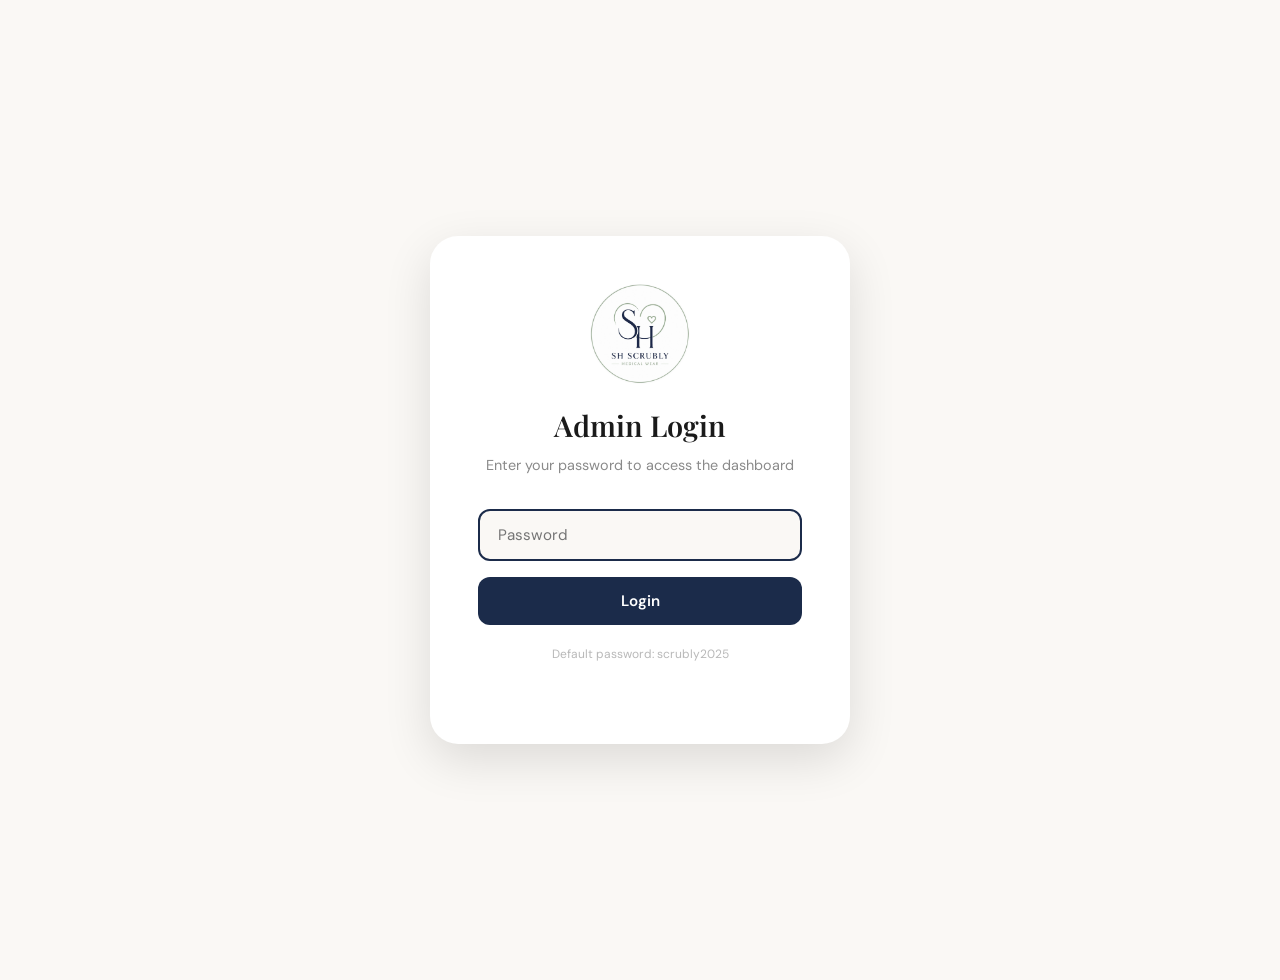
<file: admin.html>
<!DOCTYPE html>
<html lang="en">
<head>
  <meta charset="UTF-8">
  <meta name="viewport" content="width=device-width, initial-scale=1.0">
  <meta name="robots" content="noindex, nofollow">
  <title>Admin Dashboard — SH scrubly</title>
  <link rel="preconnect" href="https://fonts.googleapis.com">
  <link rel="preconnect" href="https://fonts.gstatic.com" crossorigin>
  <link href="https://fonts.googleapis.com/css2?family=DM+Sans:ital,opsz,wght@0,9..40,300;0,9..40,400;0,9..40,500;0,9..40,600;0,9..40,700&family=Playfair+Display:wght@400;600;700&display=swap" rel="stylesheet">
  <link rel="stylesheet" href="style.css">
  <style>
    .admin-page { min-height: 100vh; background: var(--bg); padding: 40px 20px; }
    #admin-gate { display: flex; align-items: center; justify-content: center; min-height: 100vh; }
    .admin-login-box { background: var(--card); padding: 48px; border-radius: var(--radius-xl); box-shadow: var(--shadow-xl); max-width: 420px; width: 100%; text-align: center; }
    .admin-login-box img { width: 100px; height: 100px; margin: 0 auto 24px; border-radius: 50%; }
    .admin-login-box h2 { margin-bottom: 12px; font-size: 1.8rem; }
    .admin-login-box p { color: var(--text-muted); margin-bottom: 32px; font-size: 0.9rem; }
    .admin-login-box input { width: 100%; padding: 14px 18px; border: 2px solid var(--border); border-radius: var(--radius-md); font-size: 0.95rem; margin-bottom: 16px; outline: none; background: var(--bg); }
    .admin-login-box input:focus { border-color: var(--primary); }
    .admin-login-box button { width: 100%; padding: 14px; background: var(--primary); color: #fff; border: none; border-radius: var(--radius-md); font-size: 0.95rem; font-weight: 600; cursor: pointer; transition: all var(--transition); }
    .admin-login-box button:hover { background: var(--primary-light); transform: translateY(-2px); }
    #admin-dashboard { display: none; }
    .admin-header { background: var(--card); padding: 24px 32px; border-radius: var(--radius-lg); box-shadow: var(--shadow-sm); margin-bottom: 32px; display: flex; justify-content: space-between; align-items: center; flex-wrap: wrap; gap: 20px; }
    .admin-header h1 { font-size: 1.8rem; display: flex; align-items: center; gap: 14px; }
    .admin-header h1 img { width: 50px; height: 50px; border-radius: 50%; }
    .admin-actions { display: flex; gap: 12px; flex-wrap: wrap; }
    .admin-tabs { display: flex; gap: 12px; background: var(--card); padding: 12px; border-radius: var(--radius-lg); box-shadow: var(--shadow-sm); margin-bottom: 24px; flex-wrap: wrap; }
    .admin-tab-btn { padding: 12px 24px; border-radius: var(--radius-md); background: transparent; border: none; font-size: 0.9rem; font-weight: 600; color: var(--text-light); cursor: pointer; transition: all var(--transition); }
    .admin-tab-btn.active { background: var(--primary); color: #fff; }
    .admin-tab-content { display: none; }
    .admin-tab-content.active { display: block; }
    .admin-table-container { background: var(--card); border-radius: var(--radius-lg); box-shadow: var(--shadow-sm); overflow: hidden; }
    .admin-table { width: 100%; border-collapse: collapse; }
    .admin-table thead { background: var(--bg-warm); }
    .admin-table th { padding: 16px; text-align: left; font-size: 0.8rem; font-weight: 700; text-transform: uppercase; letter-spacing: 1px; color: var(--text-muted); border-bottom: 2px solid var(--border); }
    .admin-table td { padding: 16px; border-bottom: 1px solid var(--border); font-size: 0.9rem; }
    .admin-table tbody tr:hover { background: var(--bg); }
    .admin-empty { text-align: center; padding: 80px 20px; color: var(--text-muted); }
    
    /* Product Modal */
    #product-modal { position: fixed; inset: 0; z-index: 10000; background: rgba(0,0,0,0.7); backdrop-filter: blur(8px); display: none; align-items: center; justify-content: center; padding: 20px; }
    #product-modal.open { display: flex; }
    .product-modal-content { background: var(--card); border-radius: var(--radius-xl); max-width: 700px; width: 100%; max-height: 90vh; overflow-y: auto; box-shadow: var(--shadow-xl); }
    .product-modal-header { padding: 24px; border-bottom: 1px solid var(--border); display: flex; justify-content: space-between; align-items: center; }
    .product-modal-body { padding: 28px; }
    .product-form-grid { display: grid; grid-template-columns: 1fr 1fr; gap: 20px; }
    .product-form-full { grid-column: 1 / -1; }
    .product-colors-header { display: flex; justify-content: space-between; align-items: center; margin-bottom: 12px; }
    .product-sizes-grid { display: grid; grid-template-columns: repeat(auto-fill, minmax(80px, 1fr)); gap: 10px; }
    .size-checkbox-label { display: flex; align-items: center; padding: 10px 14px; border: 2px solid var(--border); border-radius: var(--radius-sm); cursor: pointer; transition: all var(--transition); background: var(--bg); }
    .size-checkbox-label:hover { border-color: var(--primary); }
    .size-checkbox-label input { margin-right: 8px; }
    .size-checkbox-label input:checked + span { color: var(--primary); font-weight: 600; }
  </style>
</head>
<body class="admin-page">

  <!-- Login Gate -->
  <div id="admin-gate">
    <div class="admin-login-box">
      <img src="logo.jpg" alt="SH scrubly">
      <h2>Admin Login</h2>
      <p>Enter your password to access the dashboard</p>
      <form onsubmit="event.preventDefault(); const pw = this.querySelector('input').value; if(pw === getAdminPassword()) { sessionStorage.setItem('sh_admin_auth', 'true'); document.getElementById('admin-gate').style.display = 'none'; document.getElementById('admin-dashboard').style.display = 'block'; initAdmin(); } else { showToast('Incorrect password', 'error'); }">
        <input type="password" placeholder="Password" required autofocus>
        <button type="submit">Login</button>
      </form>
      <p style="margin-top: 20px; font-size: 0.75rem; opacity: 0.6;">Default password: scrubly2025</p>
    </div>
  </div>

  <!-- Dashboard -->
  <div id="admin-dashboard">
    <div class="container" style="max-width: 1400px;">
      
      <!-- Header -->
      <div class="admin-header">
        <h1>
          <img src="logo.jpg" alt="SH scrubly">
          <span>Admin Dashboard</span>
        </h1>
        <div class="admin-actions">
          <button class="btn btn-primary" onclick="openProductModal()">+ Add Product</button>
          <button class="btn btn-outline" onclick="if(confirm('Change admin password?')) { const newPw = prompt('Enter new password:'); if(newPw) { setAdminPassword(newPw); showToast('Password changed successfully'); } }">Change Password</button>
          <button class="btn btn-outline" onclick="sessionStorage.removeItem('sh_admin_auth'); location.reload()">Logout</button>
        </div>
      </div>

      <!-- Stats -->
      <div id="admin-stats-container"></div>

      <!-- Tabs -->
      <div class="admin-tabs">
        <button class="admin-tab-btn active" onclick="switchAdminTab('products')">Products</button>
        <button class="admin-tab-btn" onclick="switchAdminTab('orders')">Orders</button>
      </div>

      <!-- Products Tab -->
      <div id="tab-products" class="admin-tab-content active">
        <div class="admin-table-container">
          <table class="admin-table">
            <thead>
              <tr>
                <th>ID</th>
                <th>Image</th>
                <th>Name</th>
                <th>Category</th>
                <th>Gender</th>
                <th>Price</th>
                <th>Actions</th>
              </tr>
            </thead>
            <tbody id="admin-products-tbody"></tbody>
          </table>
        </div>
      </div>

      <!-- Orders Tab -->
      <div id="tab-orders" class="admin-tab-content">
        <div class="admin-table-container">
          <table class="admin-table">
            <thead>
              <tr>
                <th>Order ID</th>
                <th>Date</th>
                <th>Customer</th>
                <th>Items</th>
                <th>Total</th>
                <th>Status</th>
              </tr>
            </thead>
            <tbody id="admin-orders-tbody"></tbody>
          </table>
        </div>
      </div>

    </div>
  </div>

  <!-- Product Modal -->
  <div id="product-modal">
    <div class="product-modal-content">
      <div class="product-modal-header">
        <h3>Add / Edit Product</h3>
        <button class="cart-close" onclick="closeProductModal()">&times;</button>
      </div>
      <div class="product-modal-body">
        <form id="product-form" onsubmit="submitProductForm(event)">
          <div class="product-form-grid">
            <div class="form-group">
              <label>Product Name *</label>
              <input type="text" name="name" placeholder="Classic Scrub Top" required style="width:100%;padding:12px 16px;border:2px solid var(--border);border-radius:var(--radius-sm);font-size:0.9rem;outline:none;background:var(--bg);">
            </div>
            <div class="form-group">
              <label>Price (EGP) *</label>
              <input type="number" name="price" placeholder="299.00" step="0.01" min="0" required style="width:100%;padding:12px 16px;border:2px solid var(--border);border-radius:var(--radius-sm);font-size:0.9rem;outline:none;background:var(--bg);">
            </div>
            <div class="form-group">
              <label>Category *</label>
              <select name="category" required style="width:100%;padding:12px 16px;border:2px solid var(--border);border-radius:var(--radius-sm);font-size:0.9rem;outline:none;background:var(--bg);cursor:pointer;">
                <option value="scrubs">Scrubs</option>
                <option value="Lab Coats">Lab Coats</option>
              </select>
            </div>
            <div class="form-group">
              <label>Gender *</label>
              <select name="sub" required style="width:100%;padding:12px 16px;border:2px solid var(--border);border-radius:var(--radius-sm);font-size:0.9rem;outline:none;background:var(--bg);cursor:pointer;">
                <option value="women">Women</option>
                <option value="men">Men</option>
              </select>
            </div>
          </div>
          
          <div class="product-form-full form-group" style="margin-top:20px;">
            <label>Description</label>
            <textarea name="desc" placeholder="Premium quality scrubs made from breathable fabric..." rows="3" style="width:100%;padding:12px 16px;border:2px solid var(--border);border-radius:var(--radius-sm);font-size:0.9rem;outline:none;background:var(--bg);resize:vertical;font-family:inherit;"></textarea>
          </div>
          
          <div class="product-form-full form-group" style="margin-top:20px;">
            <label>Image URL</label>
            <input type="url" id="final-image-value" placeholder="https://images.unsplash.com/photo-..." style="width:100%;padding:12px 16px;border:2px solid var(--border);border-radius:var(--radius-sm);font-size:0.9rem;outline:none;background:var(--bg);">
            <small style="display:block;margin-top:6px;font-size:0.75rem;color:var(--text-muted);">Leave empty for random placeholder image</small>
          </div>
          
          <div class="product-form-full form-group" style="margin-top:20px;">
            <label>Badge (optional)</label>
            <input type="text" name="badge" placeholder="NEW, SALE, BESTSELLER..." style="width:100%;padding:12px 16px;border:2px solid var(--border);border-radius:var(--radius-sm);font-size:0.9rem;outline:none;background:var(--bg);">
          </div>
          
          <div class="product-form-full form-group" style="margin-top:20px;">
            <div class="product-colors-header">
              <label style="margin:0;">Available Colors</label>
              <button type="button" onclick="addColorField()" style="padding:6px 14px;background:var(--accent);color:#fff;border:none;border-radius:6px;font-size:0.8rem;font-weight:600;cursor:pointer;">+ Add Color</button>
            </div>
            <div id="product-colors-container"></div>
          </div>
          
          <div class="product-form-full form-group" style="margin-top:20px;">
            <label>Available Sizes *</label>
            <div class="product-sizes-grid">
              <label class="size-checkbox-label">
                <input type="checkbox" name="sizes" value="XS">
                <span>XS</span>
              </label>
              <label class="size-checkbox-label">
                <input type="checkbox" name="sizes" value="S">
                <span>S</span>
              </label>
              <label class="size-checkbox-label">
                <input type="checkbox" name="sizes" value="M">
                <span>M</span>
              </label>
              <label class="size-checkbox-label">
                <input type="checkbox" name="sizes" value="L">
                <span>L</span>
              </label>
              <label class="size-checkbox-label">
                <input type="checkbox" name="sizes" value="XL">
                <span>XL</span>
              </label>
              <label class="size-checkbox-label">
                <input type="checkbox" name="sizes" value="XXL">
                <span>XXL</span>
              </label>
            </div>
          </div>
          
          <button type="submit" class="btn btn-primary" style="width:100%;justify-content:center;margin-top:28px;">Save Product</button>
        </form>
      </div>
    </div>
  </div>

  <script src="script.js"></script>
  <script>
    function switchAdminTab(tab) {
      // Update buttons
      document.querySelectorAll('.admin-tab-btn').forEach(btn => btn.classList.remove('active'));
      event.target.classList.add('active');
      
      // Update content
      document.querySelectorAll('.admin-tab-content').forEach(content => content.classList.remove('active'));
      document.getElementById('tab-' + tab).classList.add('active');
    }
  </script>
</body>
</html>
</file>
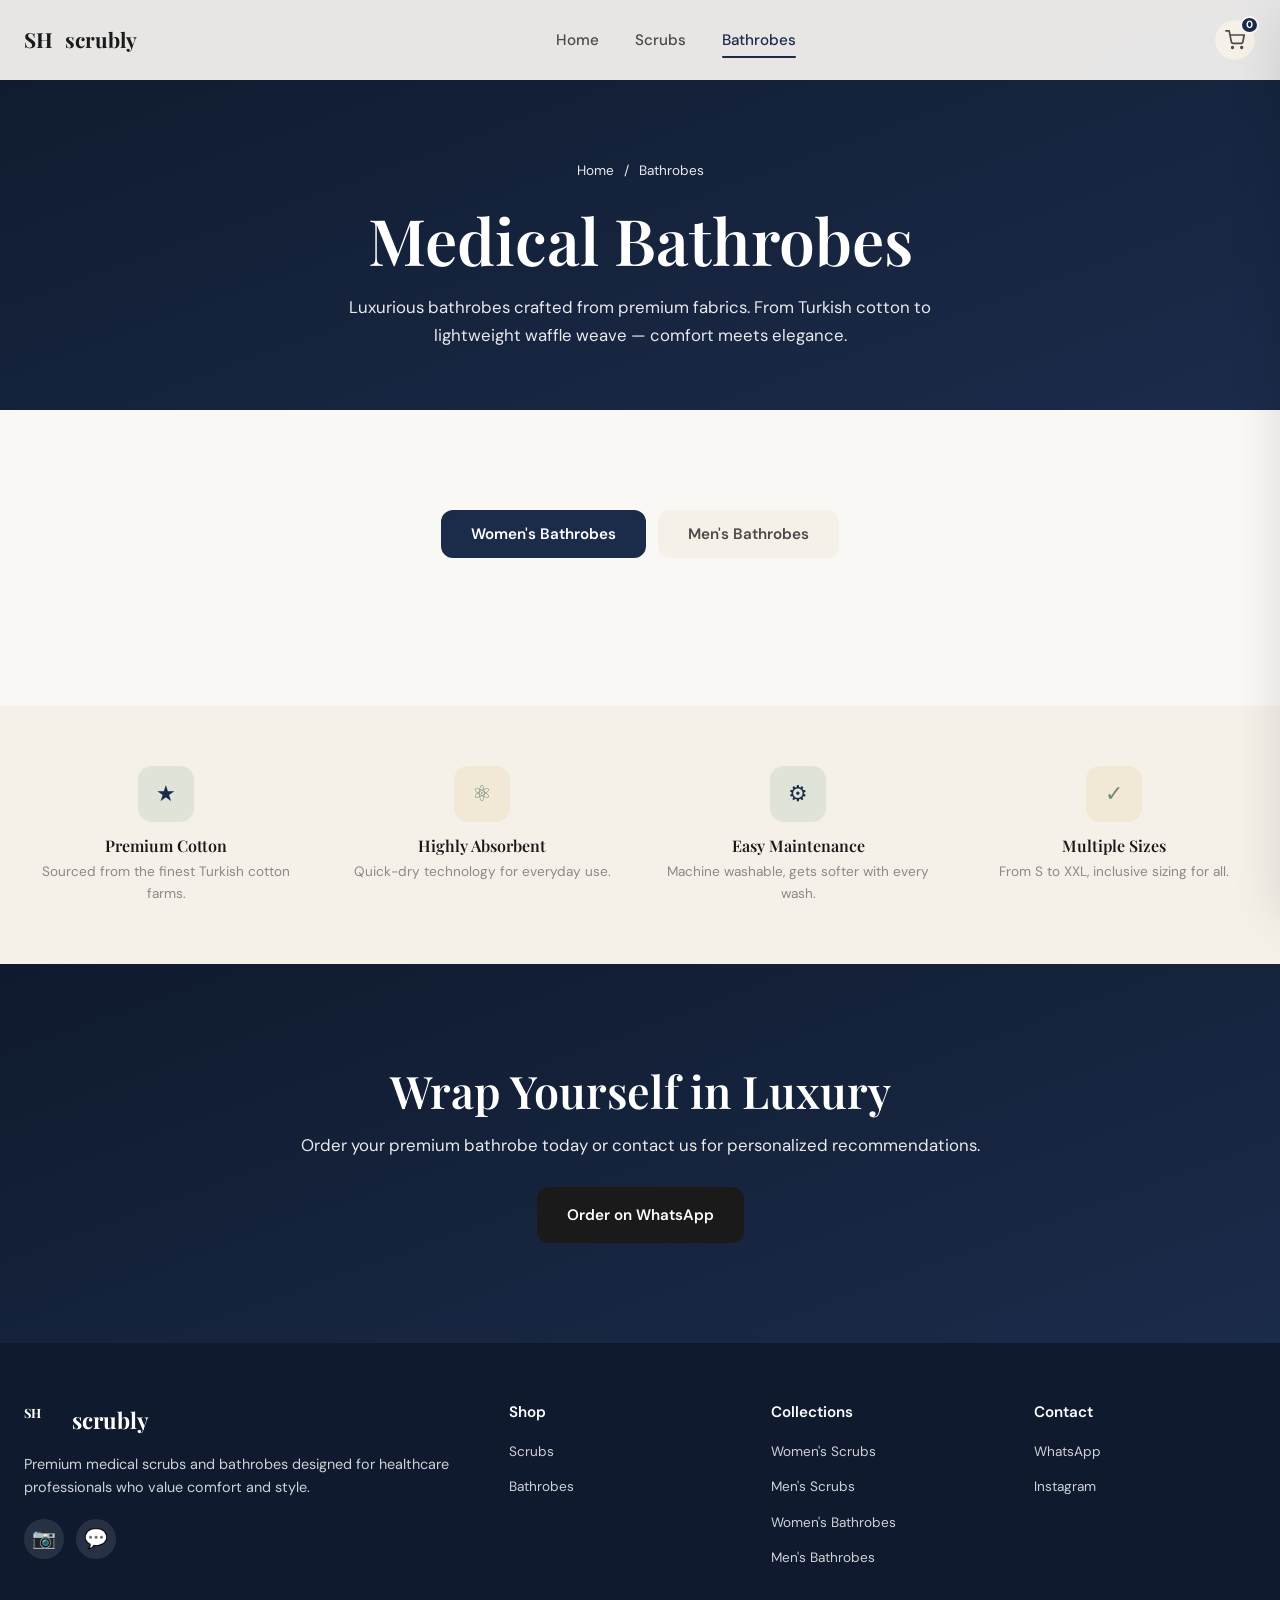
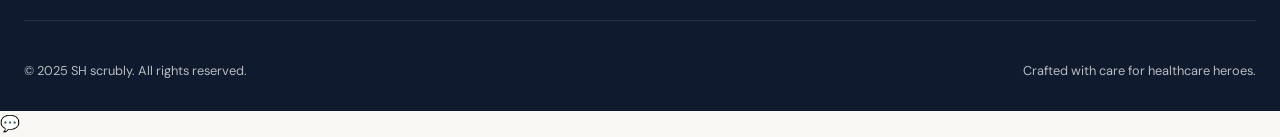
<file: bathrobes.html>
<!DOCTYPE html>
<html lang="en">
<head>
  <meta charset="UTF-8">
  <meta name="viewport" content="width=device-width, initial-scale=1.0">
  <meta name="description" content="Shop luxurious medical bathrobes for men and women at SH scrubly. Turkish cotton, waffle weave, shawl collar, and spa-style robes — premium comfort for professionals.">
  <meta name="keywords" content="medical bathrobes, Turkish cotton robe, spa robe, waffle weave bathrobe, shawl collar robe, women's bathrobes, men's bathrobes, SH scrubly">
  <meta name="robots" content="index, follow">
  <meta property="og:title" content="Medical Bathrobes Collection — SH scrubly">
  <meta property="og:description" content="Discover luxurious bathrobes crafted for healthcare professionals. Turkish cotton, waffle weave, and more.">
  <meta property="og:type" content="website">
  <meta property="og:image" content="https://picsum.photos/seed/og-bathrobes/1200/630.jpg">
  <title>Medical Bathrobes — Men & Women | SH scrubly</title>
  <link rel="canonical" href="https://shscrubly.com/bathrobes">
  <link rel="preconnect" href="https://fonts.googleapis.com">
  <link rel="preconnect" href="https://fonts.gstatic.com" crossorigin>
  <link href="https://fonts.googleapis.com/css2?family=DM+Sans:ital,opsz,wght@0,9..40,300;0,9..40,400;0,9..40,500;0,9..40,600;0,9..40,700&family=Playfair+Display:wght@400;600;700&display=swap" rel="stylesheet">
  <link rel="stylesheet" href="style.css">
</head>
<body>

  <div class="preloader"><span class="preloader-logo">SH scrubly</span></div>

  <!-- Navigation -->
  <nav class="navbar scrolled" role="navigation" aria-label="Main navigation">
    <div class="container">
      <a href="index.html" class="nav-logo" aria-label="SH scrubly Home">
        <span class="nav-logo-icon">SH</span>
        scrubly
      </a>
      <ul class="nav-links">
        <li><a href="index.html">Home</a></li>
        <li><a href="scrubs.html">Scrubs</a></li>
        <li><a href="bathrobes.html" class="active">Bathrobes</a></li>
      </ul>
      <div class="nav-actions">
        <button class="nav-cart-btn" aria-label="Open cart">
          <svg viewBox="0 0 24 24" fill="none" stroke="currentColor" stroke-width="2" stroke-linecap="round" stroke-linejoin="round"><circle cx="9" cy="21" r="1"/><circle cx="20" cy="21" r="1"/><path d="M1 1h4l2.68 13.39a2 2 0 0 0 2 1.61h9.72a2 2 0 0 0 2-1.61L23 6H6"/></svg>
          <span class="cart-count">0</span>
        </button>
        <button class="nav-hamburger" aria-label="Open menu">
          <span></span><span></span><span></span>
        </button>
      </div>
    </div>
  </nav>

  <!-- Mobile Menu -->
  <div class="mobile-menu" role="dialog" aria-label="Mobile navigation">
    <button class="mobile-menu-close" aria-label="Close menu">&times;</button>
    <a href="index.html">Home</a>
    <a href="scrubs.html">Scrubs</a>
    <a href="bathrobes.html">Bathrobes</a>
  </div>

  <!-- Page Hero -->
  <section class="page-hero" aria-label="Bathrobes collection header">
    <div class="container">
      <nav class="breadcrumb" aria-label="Breadcrumb">
        <a href="index.html">Home</a>
        <span>/</span>
        <span>Bathrobes</span>
      </nav>
      <h1>Medical Bathrobes</h1>
      <p>Luxurious bathrobes crafted from premium fabrics. From Turkish cotton to lightweight waffle weave — comfort meets elegance.</p>
    </div>
  </section>

  <!-- Products Section -->
  <section class="section" data-category="bathrobes" aria-label="Bathrobes products">
    <div class="container">
      <div class="tabs-container">
        <div class="tabs" role="tablist">
          <button class="tab-btn active" data-tab="women" role="tab" aria-selected="true">Women's Bathrobes</button>
          <button class="tab-btn" data-tab="men" role="tab" aria-selected="false">Men's Bathrobes</button>
        </div>
      </div>
      <div class="products-grid"></div>
    </div>
  </section>

  <!-- Features Strip -->
  <section class="section" style="background:var(--bg-warm);padding:60px 0;" aria-label="Bathrobe features">
    <div class="container">
      <div style="display:grid;grid-template-columns:repeat(auto-fit,minmax(220px,1fr));gap:32px;text-align:center;">
        <div class="reveal">
          <div style="width:56px;height:56px;border-radius:14px;background:rgba(45,106,79,0.1);display:flex;align-items:center;justify-content:center;margin:0 auto 14px;font-size:1.4rem;color:var(--primary);">&#9733;</div>
          <h4 style="font-size:1rem;margin-bottom:6px;">Premium Cotton</h4>
          <p style="font-size:0.85rem;color:var(--text-muted);">Sourced from the finest Turkish cotton farms.</p>
        </div>
        <div class="reveal reveal-delay-1">
          <div style="width:56px;height:56px;border-radius:14px;background:rgba(212,168,83,0.12);display:flex;align-items:center;justify-content:center;margin:0 auto 14px;font-size:1.4rem;color:var(--accent-dark);">&#9883;</div>
          <h4 style="font-size:1rem;margin-bottom:6px;">Highly Absorbent</h4>
          <p style="font-size:0.85rem;color:var(--text-muted);">Quick-dry technology for everyday use.</p>
        </div>
        <div class="reveal reveal-delay-2">
          <div style="width:56px;height:56px;border-radius:14px;background:rgba(45,106,79,0.1);display:flex;align-items:center;justify-content:center;margin:0 auto 14px;font-size:1.4rem;color:var(--primary);">&#9881;</div>
          <h4 style="font-size:1rem;margin-bottom:6px;">Easy Maintenance</h4>
          <p style="font-size:0.85rem;color:var(--text-muted);">Machine washable, gets softer with every wash.</p>
        </div>
        <div class="reveal reveal-delay-3">
          <div style="width:56px;height:56px;border-radius:14px;background:rgba(212,168,83,0.12);display:flex;align-items:center;justify-content:center;margin:0 auto 14px;font-size:1.4rem;color:var(--accent-dark);">&#10003;</div>
          <h4 style="font-size:1rem;margin-bottom:6px;">Multiple Sizes</h4>
          <p style="font-size:0.85rem;color:var(--text-muted);">From S to XXL, inclusive sizing for all.</p>
        </div>
      </div>
    </div>
  </section>

  <!-- CTA -->
  <section class="section cta-section" aria-label="Call to action">
    <div class="container reveal">
      <h2>Wrap Yourself in Luxury</h2>
      <p>Order your premium bathrobe today or contact us for personalized recommendations.</p>
      <div style="display:flex;gap:14px;justify-content:center;flex-wrap:wrap;">
        <a href="https://wa.me/201234567890" target="_blank" rel="noopener" class="btn btn-dark">Order on WhatsApp</a>
      </div>
    </div>
  </section>

  <!-- Footer -->
  <footer class="footer" role="contentinfo">
    <div class="container">
      <div class="footer-grid">
        <div>
          <div class="footer-brand-name">
            <span class="nav-logo-icon" style="width:36px;height:36px;font-size:0.8rem;">SH</span>
            scrubly
          </div>
          <p class="footer-desc">Premium medical scrubs and bathrobes designed for healthcare professionals who value comfort and style.</p>
          <div class="footer-social">
            <a href="https://instagram.com/shscrubly" target="_blank" rel="noopener" aria-label="Instagram">&#128247;</a>
            <a href="https://wa.me/201234567890" target="_blank" rel="noopener" aria-label="WhatsApp">&#128172;</a>
          </div>
        </div>
        <div class="footer-col">
          <h4>Shop</h4>
          <ul>
            <li><a href="scrubs.html">Scrubs</a></li>
            <li><a href="bathrobes.html">Bathrobes</a></li>
          </ul>
        </div>
        <div class="footer-col">
          <h4>Collections</h4>
          <ul>
            <li><a href="scrubs.html">Women's Scrubs</a></li>
            <li><a href="scrubs.html">Men's Scrubs</a></li>
            <li><a href="bathrobes.html">Women's Bathrobes</a></li>
            <li><a href="bathrobes.html">Men's Bathrobes</a></li>
          </ul>
        </div>
        <div class="footer-col">
          <h4>Contact</h4>
          <ul>
            <li><a href="https://wa.me/201234567890" target="_blank" rel="noopener">WhatsApp</a></li>
            <li><a href="https://instagram.com/shscrubly" target="_blank" rel="noopener">Instagram</a></li>
          </ul>
        </div>
      </div>
      <div class="footer-bottom">
        <span>&copy; 2025 SH scrubly. All rights reserved.</span>
        <span>Crafted with care for healthcare heroes.</span>
      </div>
    </div>
  </footer>

  <a href="https://wa.me/201234567890" target="_blank" rel="noopener" class="float-whatsapp" aria-label="Chat on WhatsApp">&#128172;</a>

  <!-- Cart Sidebar -->
  <div class="cart-overlay" aria-hidden="true"></div>
  <aside class="cart-sidebar" role="dialog" aria-label="Shopping cart">
    <div class="cart-header">
      <h3>Shopping Cart</h3>
      <button class="cart-close" aria-label="Close cart">&times;</button>
    </div>
    <div class="cart-items"></div>
    <div class="cart-footer">
      <div class="cart-total">
        <span class="cart-total-label">Total</span>
        <span class="cart-total-value">$0.00</span>
      </div>
      <button class="btn btn-primary cart-checkout-btn">Proceed to Checkout</button>
    </div>
  </aside>

  <!-- Order Modal -->
  <div class="modal-overlay order-modal" aria-hidden="true">
    <div class="modal" role="dialog" aria-label="Order form">
      <div class="modal-header">
        <h3>Complete Your Order</h3>
        <button class="cart-close modal-close-btn" aria-label="Close">&times;</button>
      </div>
      <div class="modal-body">
        <div class="order-summary-box"></div>
        <form id="order-form" novalidate>
          <div class="form-row">
            <div class="form-group" data-required>
              <label for="order-name">Full Name *</label>
              <input type="text" id="order-name" name="name" placeholder="Your full name" required>
              <div class="form-error">This field is required</div>
            </div>
            <div class="form-group" data-required>
              <label for="order-phone">Phone Number *</label>
              <input type="tel" id="order-phone" name="phone" placeholder="+20 xxx xxx xxxx" required>
              <div class="form-error">This field is required</div>
            </div>
          </div>
          <div class="form-group" data-required>
            <label for="order-email">Email Address *</label>
            <input type="email" id="order-email" name="email" placeholder="your@email.com" required>
            <div class="form-error">This field is required</div>
          </div>
          <div class="form-group" data-required>
            <label for="order-address">Delivery Address *</label>
            <input type="text" id="order-address" name="address" placeholder="Full delivery address" required>
            <div class="form-error">This field is required</div>
          </div>
          <div class="form-group">
            <label for="order-notes">Notes (optional)</label>
            <textarea id="order-notes" name="notes" placeholder="Size preferences, delivery instructions..."></textarea>
          </div>
          <button type="submit" class="btn btn-primary" style="width:100%;justify-content:center;">Place Order</button>
        </form>
      </div>
    </div>
  </div>

  <script src="script.js"></script>
</body>
</html>
</file>
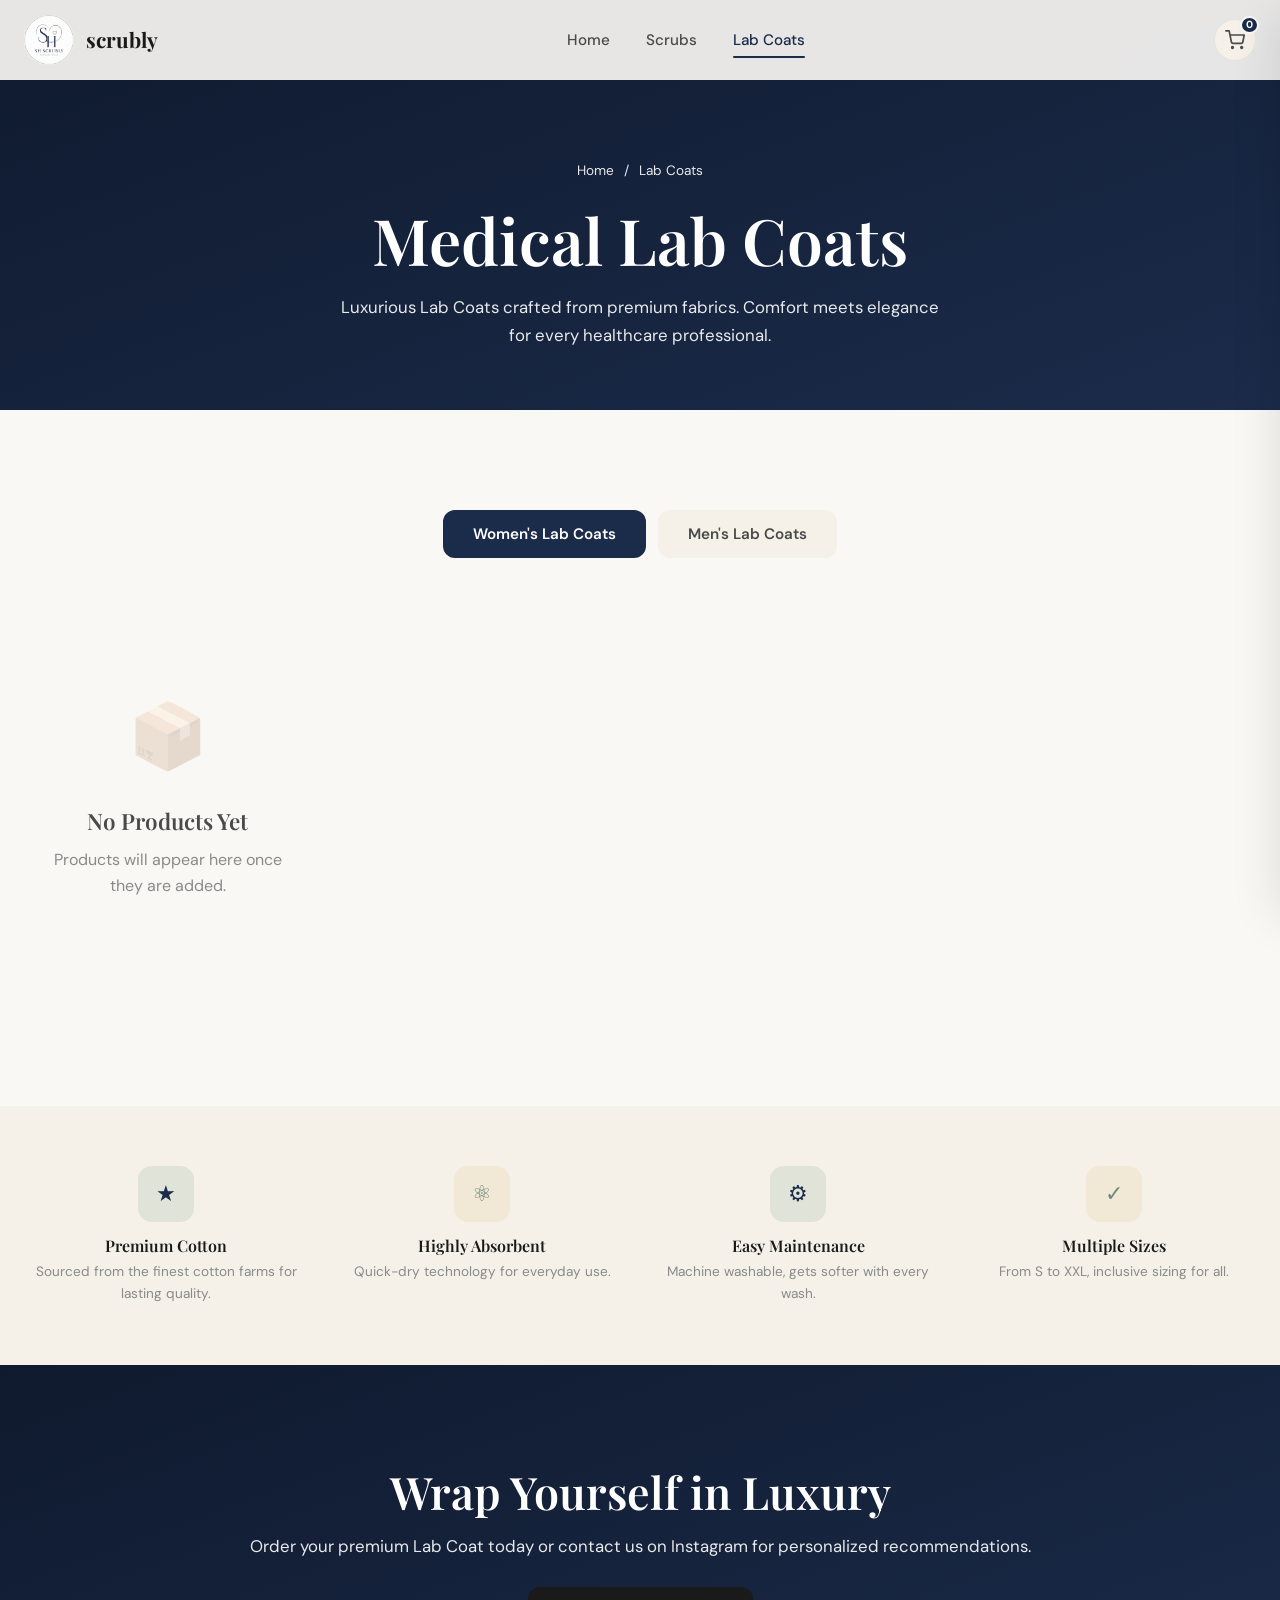
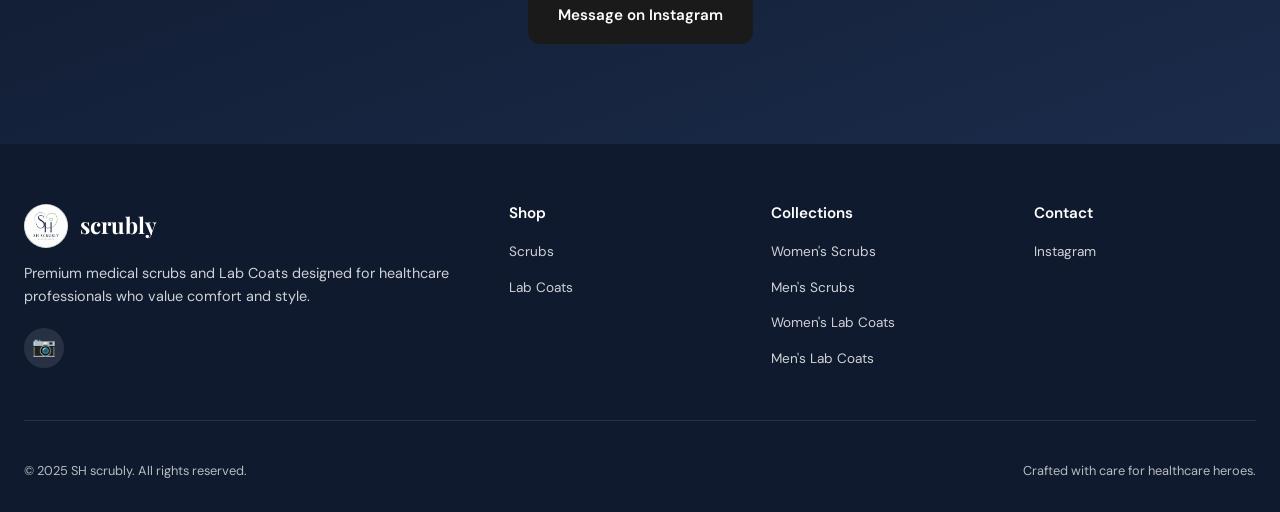
<file: Lab Coats.html>
<!DOCTYPE html>
<html lang="en">
<head>
  <meta charset="UTF-8">
  <meta name="viewport" content="width=device-width, initial-scale=1.0">
  <meta name="description" content="Shop luxurious medical Lab Coats for men and women at SH scrubly. Premium comfort and elegance for healthcare professionals.">
  <meta name="keywords" content="medical Lab Coats, doctor coat, women's Lab Coats, men's Lab Coats, SH scrubly">
  <meta name="robots" content="index, follow">
  <meta property="og:title" content="Medical Lab Coats Collection — SH scrubly">
  <meta property="og:description" content="Discover luxurious Lab Coats crafted for healthcare professionals.">
  <meta property="og:type" content="website">
  <meta property="og:image" content="https://picsum.photos/seed/og-labcoats/1200/630.jpg">
  <title>Medical Lab Coats — Men & Women | SH scrubly</title>
  <link rel="canonical" href="https://shscrubly.com/labcoats">
  <link rel="preconnect" href="https://fonts.googleapis.com">
  <link rel="preconnect" href="https://fonts.gstatic.com" crossorigin>
  <link href="https://fonts.googleapis.com/css2?family=DM+Sans:ital,opsz,wght@0,9..40,300;0,9..40,400;0,9..40,500;0,9..40,600;0,9..40,700&family=Playfair+Display:wght@400;600;700&display=swap" rel="stylesheet">
  <link rel="stylesheet" href="style.css">
</head>
<body>

  <div class="preloader"><span class="preloader-logo">SH scrubly</span></div>

  <!-- Navigation -->
  <nav class="navbar scrolled" role="navigation" aria-label="Main navigation">
    <div class="container">
      <a href="index.html" class="nav-logo" aria-label="SH scrubly Home">
        <img src="logo.png" alt="SH scrubly" class="nav-logo-img" onerror="this.classList.add('hidden-logo')">

        scrubly
      </a>
      <ul class="nav-links">
        <li><a href="index.html">Home</a></li>
        <li><a href="scrubs.html">Scrubs</a></li>
        <li><a href="labcoats.html" class="active">Lab Coats</a></li>
      </ul>
      <div class="nav-actions">
        <button class="nav-cart-btn" aria-label="Open cart">
          <svg viewBox="0 0 24 24" fill="none" stroke="currentColor" stroke-width="2" stroke-linecap="round" stroke-linejoin="round"><circle cx="9" cy="21" r="1"/><circle cx="20" cy="21" r="1"/><path d="M1 1h4l2.68 13.39a2 2 0 0 0 2 1.61h9.72a2 2 0 0 0 2-1.61L23 6H6"/></svg>
          <span class="cart-count">0</span>
        </button>
        <button class="nav-hamburger" aria-label="Open menu">
          <span></span><span></span><span></span>
        </button>
      </div>
    </div>
  </nav>

  <!-- Mobile Menu -->
  <div class="mobile-menu" role="dialog" aria-label="Mobile navigation">
    <button class="mobile-menu-close" aria-label="Close menu">&times;</button>
    <a href="index.html">Home</a>
    <a href="scrubs.html">Scrubs</a>
    <a href="labcoats.html">Lab Coats</a>
  </div>

  <!-- Page Hero -->
  <section class="page-hero" aria-label="Lab Coats collection header">
    <div class="container">
      <nav class="breadcrumb" aria-label="Breadcrumb">
        <a href="index.html">Home</a>
        <span>/</span>
        <span>Lab Coats</span>
      </nav>
      <h1>Medical Lab Coats</h1>
      <p>Luxurious Lab Coats crafted from premium fabrics. Comfort meets elegance for every healthcare professional.</p>
    </div>
  </section>

  <!-- Products Section -->
  <section class="section" data-category="Lab Coats" aria-label="Lab Coats products">
    <div class="container">
      <div class="tabs-container">
        <div class="tabs" role="tablist">
          <button class="tab-btn active" data-tab="women" role="tab" aria-selected="true">Women's Lab Coats</button>
          <button class="tab-btn" data-tab="men" role="tab" aria-selected="false">Men's Lab Coats</button>
        </div>
      </div>
      <div class="products-grid"></div>
    </div>
  </section>

  <!-- Features Strip -->
  <section class="section" style="background:var(--bg-warm);padding:60px 0;" aria-label="Lab Coats features">
    <div class="container">
      <div style="display:grid;grid-template-columns:repeat(auto-fit,minmax(220px,1fr));gap:32px;text-align:center;">
        <div class="reveal">
          <div style="width:56px;height:56px;border-radius:14px;background:rgba(45,106,79,0.1);display:flex;align-items:center;justify-content:center;margin:0 auto 14px;font-size:1.4rem;color:var(--primary);">&#9733;</div>
          <h4 style="font-size:1rem;margin-bottom:6px;">Premium Cotton</h4>
          <p style="font-size:0.85rem;color:var(--text-muted);">Sourced from the finest cotton farms for lasting quality.</p>
        </div>
        <div class="reveal reveal-delay-1">
          <div style="width:56px;height:56px;border-radius:14px;background:rgba(212,168,83,0.12);display:flex;align-items:center;justify-content:center;margin:0 auto 14px;font-size:1.4rem;color:var(--accent-dark);">&#9883;</div>
          <h4 style="font-size:1rem;margin-bottom:6px;">Highly Absorbent</h4>
          <p style="font-size:0.85rem;color:var(--text-muted);">Quick-dry technology for everyday use.</p>
        </div>
        <div class="reveal reveal-delay-2">
          <div style="width:56px;height:56px;border-radius:14px;background:rgba(45,106,79,0.1);display:flex;align-items:center;justify-content:center;margin:0 auto 14px;font-size:1.4rem;color:var(--primary);">&#9881;</div>
          <h4 style="font-size:1rem;margin-bottom:6px;">Easy Maintenance</h4>
          <p style="font-size:0.85rem;color:var(--text-muted);">Machine washable, gets softer with every wash.</p>
        </div>
        <div class="reveal reveal-delay-3">
          <div style="width:56px;height:56px;border-radius:14px;background:rgba(212,168,83,0.12);display:flex;align-items:center;justify-content:center;margin:0 auto 14px;font-size:1.4rem;color:var(--accent-dark);">&#10003;</div>
          <h4 style="font-size:1rem;margin-bottom:6px;">Multiple Sizes</h4>
          <p style="font-size:0.85rem;color:var(--text-muted);">From S to XXL, inclusive sizing for all.</p>
        </div>
      </div>
    </div>
  </section>

  <!-- CTA -->
  <section class="section cta-section" aria-label="Call to action">
    <div class="container reveal">
      <h2>Wrap Yourself in Luxury</h2>
      <p>Order your premium Lab Coat today or contact us on Instagram for personalized recommendations.</p>
      <div style="display:flex;gap:14px;justify-content:center;flex-wrap:wrap;">
        <a href="https://www.instagram.com/sh_scrubly?igsh=dXIwY2kzMGV4cnk=" target="_blank" rel="noopener" class="btn btn-dark">Message on Instagram</a>
      </div>
    </div>
  </section>

  <!-- Footer -->
  <footer class="footer" role="contentinfo">
    <div class="container">
      <div class="footer-grid">
        <div>
          <div class="footer-brand-name">
            <img src="logo.png" alt="SH" class="footer-logo-img" onerror="this.classList.add('hidden-logo')">
            
            scrubly
          </div>
          <p class="footer-desc">Premium medical scrubs and Lab Coats designed for healthcare professionals who value comfort and style.</p>
          <div class="footer-social">
            <a href="https://www.instagram.com/sh_scrubly?igsh=dXIwY2kzMGV4cnk=" target="_blank" rel="noopener" aria-label="Instagram">&#128247;</a>
          </div>
        </div>
        <div class="footer-col">
          <h4>Shop</h4>
          <ul>
            <li><a href="scrubs.html">Scrubs</a></li>
            <li><a href="labcoats.html">Lab Coats</a></li>
          </ul>
        </div>
        <div class="footer-col">
          <h4>Collections</h4>
          <ul>
            <li><a href="scrubs.html">Women's Scrubs</a></li>
            <li><a href="scrubs.html">Men's Scrubs</a></li>
            <li><a href="labcoats.html">Women's Lab Coats</a></li>
            <li><a href="labcoats.html">Men's Lab Coats</a></li>
          </ul>
        </div>
        <div class="footer-col">
          <h4>Contact</h4>
          <ul>
            <li><a href="https://www.instagram.com/sh_scrubly?igsh=dXIwY2kzMGV4cnk=" target="_blank" rel="noopener">Instagram</a></li>
          </ul>
        </div>
      </div>
      <div class="footer-bottom">
        <span>&copy; 2025 SH scrubly. All rights reserved.</span>
        <span>Crafted with care for healthcare heroes.</span>
      </div>
    </div>
  </footer>

  <!-- Cart Sidebar -->
  <div class="cart-overlay" aria-hidden="true"></div>
  <aside class="cart-sidebar" role="dialog" aria-label="Shopping cart">
    <div class="cart-header">
      <h3>Shopping Cart</h3>
      <button class="cart-close" aria-label="Close cart">&times;</button>
    </div>
    <div class="cart-items"></div>
    <div class="cart-footer">
      <div class="cart-total">
        <span class="cart-total-label">Total</span>
        <span class="cart-total-value">0.00 EGP</span>
      </div>
      <button class="btn btn-primary cart-checkout-btn">Proceed to Checkout</button>
    </div>
  </aside>

  <!-- Order Modal -->
  <div class="modal-overlay order-modal" aria-hidden="true">
    <div class="modal" role="dialog" aria-label="Order form">
      <div class="modal-header">
        <h3>Complete Your Order</h3>
        <button class="cart-close modal-close-btn" aria-label="Close">&times;</button>
      </div>
      <div class="modal-body">
        <div class="order-summary-box"></div>
        <form id="order-form" novalidate>
          <div class="form-row">
            <div class="form-group" data-required>
              <label for="order-name">Full Name *</label>
              <input type="text" id="order-name" name="name" placeholder="Your full name" required>
              <div class="form-error">This field is required</div>
            </div>
            <div class="form-group" data-required>
              <label for="order-phone">Phone Number *</label>
              <input type="tel" id="order-phone" name="phone" placeholder="+20 xxx xxx xxxx" required>
              <div class="form-error">This field is required</div>
            </div>
          </div>
          <div class="form-group" data-required>
            <label for="order-email">Email Address *</label>
            <input type="email" id="order-email" name="email" placeholder="your@email.com" required>
            <div class="form-error">This field is required</div>
          </div>
          <div class="form-group" data-required>
            <label for="order-address">Delivery Address *</label>
            <input type="text" id="order-address" name="address" placeholder="Full delivery address" required>
            <div class="form-error">This field is required</div>
          </div>
          <div class="form-group">
            <label for="order-notes">Notes (optional)</label>
            <textarea id="order-notes" name="notes" placeholder="Size preferences, delivery instructions..."></textarea>
          </div>
          <button type="submit" class="btn btn-primary" style="width:100%;justify-content:center;">Place Order</button>
        </form>
      </div>
    </div>
  </div>

  <script src="script.js"></script>
</body>
</html>
</file>
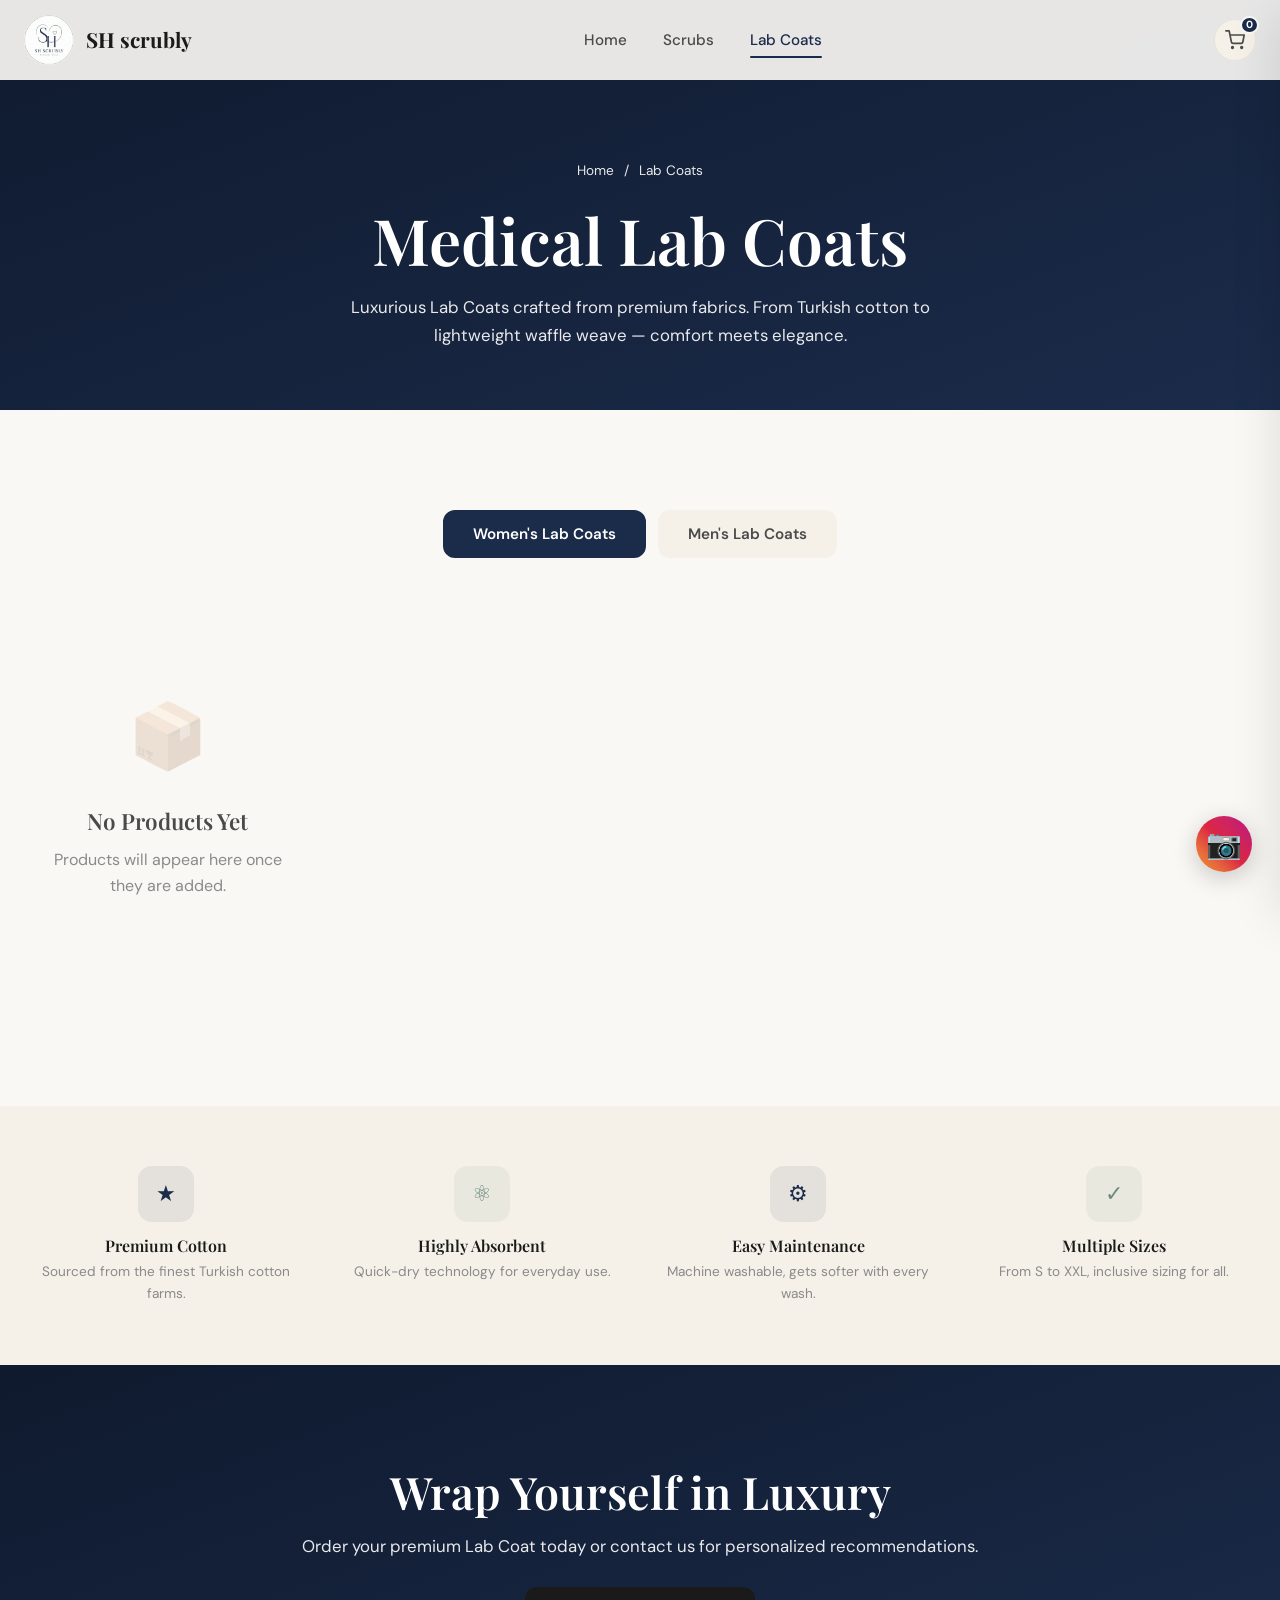
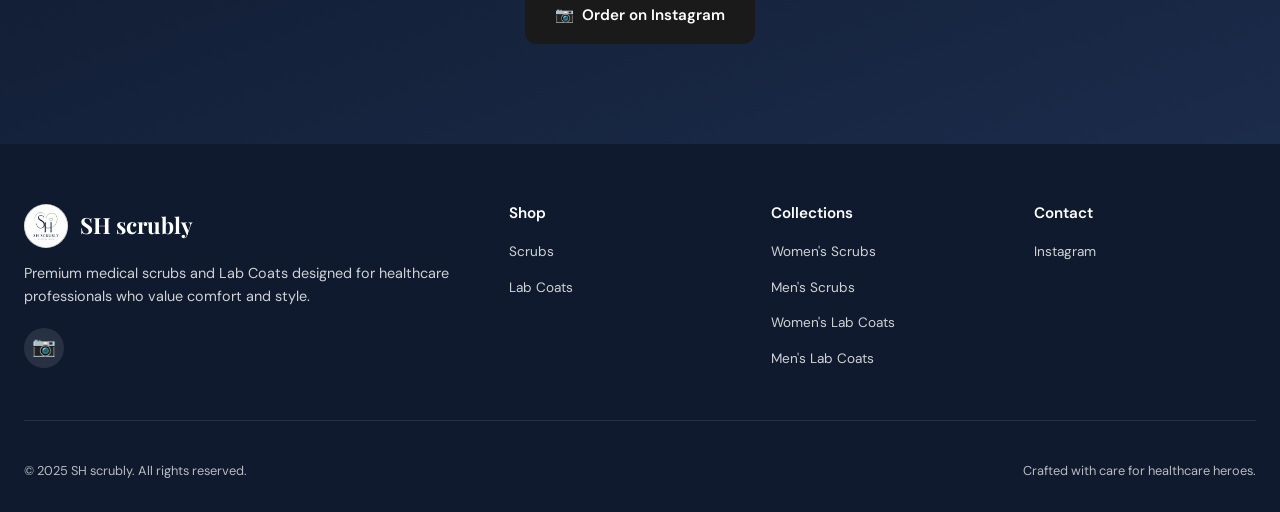
<file: Lab_Coats.html>
<!DOCTYPE html>
<html lang="en">
<head>
  <meta charset="UTF-8">
  <meta name="viewport" content="width=device-width, initial-scale=1.0">
  <meta name="description" content="Shop luxurious medical Lab Coats for men and women at SH scrubly. Turkish cotton, waffle weave, shawl collar, and spa-style robes — premium comfort for professionals.">
  <meta name="keywords" content="medical Lab Coats, Turkish cotton robe, spa robe, waffle weave bathrobe, shawl collar robe, women's Lab Coats, men's Lab Coats, SH scrubly">
  <meta name="robots" content="index, follow">
  <meta property="og:title" content="Medical Lab Coats Collection — SH scrubly">
  <meta property="og:description" content="Discover luxurious Lab Coats crafted for healthcare professionals. Turkish cotton, waffle weave, and more.">
  <meta property="og:type" content="website">
  <meta property="og:image" content="logo.jpg">
  <title>Medical Lab Coats — Men & Women | SH scrubly</title>
  <link rel="canonical" href="https://shscrubly.com/Lab_Coats">
  <link rel="preconnect" href="https://fonts.googleapis.com">
  <link rel="preconnect" href="https://fonts.gstatic.com" crossorigin>
  <link href="https://fonts.googleapis.com/css2?family=DM+Sans:ital,opsz,wght@0,9..40,300;0,9..40,400;0,9..40,500;0,9..40,600;0,9..40,700&family=Playfair+Display:wght@400;600;700&display=swap" rel="stylesheet">
  <link rel="stylesheet" href="style.css">
</head>
<body>

  <div class="preloader"><img src="logo.jpg" alt="SH scrubly" class="preloader-logo"></div>

  <!-- Navigation -->
  <nav class="navbar scrolled" role="navigation" aria-label="Main navigation">
    <div class="container">
      <a href="index.html" class="nav-logo" aria-label="SH scrubly Home">
        <img src="logo.jpg" alt="SH scrubly Logo">
        <span>SH scrubly</span>
      </a>
      <ul class="nav-links">
        <li><a href="index.html">Home</a></li>
        <li><a href="scrubs.html">Scrubs</a></li>
        <li><a href="Lab_Coats.html" class="active">Lab Coats</a></li>
      </ul>
      <div class="nav-actions">
        <button class="nav-cart-btn" aria-label="Open cart">
          <svg viewBox="0 0 24 24" fill="none" stroke="currentColor" stroke-width="2" stroke-linecap="round" stroke-linejoin="round"><circle cx="9" cy="21" r="1"/><circle cx="20" cy="21" r="1"/><path d="M1 1h4l2.68 13.39a2 2 0 0 0 2 1.61h9.72a2 2 0 0 0 2-1.61L23 6H6"/></svg>
          <span class="cart-count">0</span>
        </button>
        <button class="nav-hamburger" aria-label="Open menu">
          <span></span><span></span><span></span>
        </button>
      </div>
    </div>
  </nav>

  <!-- Mobile Menu -->
  <div class="mobile-menu" role="dialog" aria-label="Mobile navigation">
    <button class="mobile-menu-close" aria-label="Close menu">&times;</button>
    <a href="index.html">Home</a>
    <a href="scrubs.html">Scrubs</a>
    <a href="Lab_Coats.html">Lab Coats</a>
  </div>

  <!-- Page Hero -->
  <section class="page-hero" aria-label="Lab Coats collection header">
    <div class="container">
      <nav class="breadcrumb" aria-label="Breadcrumb">
        <a href="index.html">Home</a>
        <span>/</span>
        <span>Lab Coats</span>
      </nav>
      <h1>Medical Lab Coats</h1>
      <p>Luxurious Lab Coats crafted from premium fabrics. From Turkish cotton to lightweight waffle weave — comfort meets elegance.</p>
    </div>
  </section>

  <!-- Products Section -->
  <section class="section" data-category="Lab Coats" aria-label="Lab Coats products">
    <div class="container">
      <div class="tabs-container">
        <div class="tabs" role="tablist">
          <button class="tab-btn active" data-tab="women" role="tab" aria-selected="true">Women's Lab Coats</button>
          <button class="tab-btn" data-tab="men" role="tab" aria-selected="false">Men's Lab Coats</button>
        </div>
      </div>
      <div class="products-grid"></div>
    </div>
  </section>

  <!-- Features Strip -->
  <section class="section" style="background:var(--bg-warm);padding:60px 0;" aria-label="Lab Coat features">
    <div class="container">
      <div style="display:grid;grid-template-columns:repeat(auto-fit,minmax(220px,1fr));gap:32px;text-align:center;">
        <div class="reveal">
          <div style="width:56px;height:56px;border-radius:14px;background:rgba(27,43,74,0.08);display:flex;align-items:center;justify-content:center;margin:0 auto 14px;font-size:1.4rem;color:var(--primary);">&#9733;</div>
          <h4 style="font-size:1rem;margin-bottom:6px;">Premium Cotton</h4>
          <p style="font-size:0.85rem;color:var(--text-muted);">Sourced from the finest Turkish cotton farms.</p>
        </div>
        <div class="reveal reveal-delay-1">
          <div style="width:56px;height:56px;border-radius:14px;background:rgba(140,168,153,0.12);display:flex;align-items:center;justify-content:center;margin:0 auto 14px;font-size:1.4rem;color:var(--accent-dark);">&#9883;</div>
          <h4 style="font-size:1rem;margin-bottom:6px;">Highly Absorbent</h4>
          <p style="font-size:0.85rem;color:var(--text-muted);">Quick-dry technology for everyday use.</p>
        </div>
        <div class="reveal reveal-delay-2">
          <div style="width:56px;height:56px;border-radius:14px;background:rgba(27,43,74,0.08);display:flex;align-items:center;justify-content:center;margin:0 auto 14px;font-size:1.4rem;color:var(--primary);">&#9881;</div>
          <h4 style="font-size:1rem;margin-bottom:6px;">Easy Maintenance</h4>
          <p style="font-size:0.85rem;color:var(--text-muted);">Machine washable, gets softer with every wash.</p>
        </div>
        <div class="reveal reveal-delay-3">
          <div style="width:56px;height:56px;border-radius:14px;background:rgba(140,168,153,0.12);display:flex;align-items:center;justify-content:center;margin:0 auto 14px;font-size:1.4rem;color:var(--accent-dark);">&#10003;</div>
          <h4 style="font-size:1rem;margin-bottom:6px;">Multiple Sizes</h4>
          <p style="font-size:0.85rem;color:var(--text-muted);">From S to XXL, inclusive sizing for all.</p>
        </div>
      </div>
    </div>
  </section>

  <!-- CTA -->
  <section class="section cta-section" aria-label="Call to action">
    <div class="container reveal">
      <h2>Wrap Yourself in Luxury</h2>
      <p>Order your premium Lab Coat today or contact us for personalized recommendations.</p>
      <div style="display:flex;gap:14px;justify-content:center;flex-wrap:wrap;">
        <a href="https://www.instagram.com/sh_scrubly?igsh=dXIwY2kzMGV4cnk=" target="_blank" rel="noopener" class="btn btn-dark">
          <span>📷</span> Order on Instagram
        </a>
      </div>
    </div>
  </section>

  <!-- Footer -->
  <footer class="footer" role="contentinfo">
    <div class="container">
      <div class="footer-grid">
        <div>
          <div class="footer-brand-name">
            <img src="logo.jpg" alt="SH scrubly Logo">
            <span>SH scrubly</span>
          </div>
          <p class="footer-desc">Premium medical scrubs and Lab Coats designed for healthcare professionals who value comfort and style.</p>
          <div class="footer-social">
            <a href="https://www.instagram.com/sh_scrubly?igsh=dXIwY2kzMGV4cnk=" target="_blank" rel="noopener" aria-label="Instagram">&#128247;</a>
          </div>
        </div>
        <div class="footer-col">
          <h4>Shop</h4>
          <ul>
            <li><a href="scrubs.html">Scrubs</a></li>
            <li><a href="Lab_Coats.html">Lab Coats</a></li>
          </ul>
        </div>
        <div class="footer-col">
          <h4>Collections</h4>
          <ul>
            <li><a href="scrubs.html">Women's Scrubs</a></li>
            <li><a href="scrubs.html">Men's Scrubs</a></li>
            <li><a href="Lab_Coats.html">Women's Lab Coats</a></li>
            <li><a href="Lab_Coats.html">Men's Lab Coats</a></li>
          </ul>
        </div>
        <div class="footer-col">
          <h4>Contact</h4>
          <ul>
            <li><a href="https://www.instagram.com/sh_scrubly?igsh=dXIwY2kzMGV4cnk=" target="_blank" rel="noopener">Instagram</a></li>
          </ul>
        </div>
      </div>
      <div class="footer-bottom">
        <span>&copy; 2025 SH scrubly. All rights reserved.</span>
        <span>Crafted with care for healthcare heroes.</span>
      </div>
    </div>
  </footer>

  <a href="https://www.instagram.com/sh_scrubly?igsh=dXIwY2kzMGV4cnk=" target="_blank" rel="noopener" class="float-instagram" aria-label="Chat on Instagram">&#128247;</a>

  <!-- Cart Sidebar -->
  <div class="cart-overlay" aria-hidden="true"></div>
  <aside class="cart-sidebar" role="dialog" aria-label="Shopping cart">
    <div class="cart-header">
      <h3>Shopping Cart</h3>
      <button class="cart-close" aria-label="Close cart">&times;</button>
    </div>
    <div class="cart-items"></div>
    <div class="cart-footer">
      <div class="cart-total">
        <span class="cart-total-label">Total</span>
        <span class="cart-total-value">0.00 EGP</span>
      </div>
      <button class="btn btn-primary cart-checkout-btn">Proceed to Checkout</button>
    </div>
  </aside>

  <!-- Order Modal -->
  <div class="modal-overlay order-modal" aria-hidden="true">
    <div class="modal" role="dialog" aria-label="Order form">
      <div class="modal-header">
        <h3>Complete Your Order</h3>
        <button class="cart-close modal-close-btn" aria-label="Close">&times;</button>
      </div>
      <div class="modal-body">
        <div class="order-summary-box"></div>
        <form id="order-form" novalidate>
          <div class="form-row">
            <div class="form-group" data-required>
              <label for="order-name">Full Name *</label>
              <input type="text" id="order-name" name="name" placeholder="Your full name" required>
              <div class="form-error">This field is required</div>
            </div>
            <div class="form-group" data-required>
              <label for="order-phone">Phone Number *</label>
              <input type="tel" id="order-phone" name="phone" placeholder="+20 xxx xxx xxxx" required>
              <div class="form-error">This field is required</div>
            </div>
          </div>
          <div class="form-group" data-required>
            <label for="order-email">Email Address *</label>
            <input type="email" id="order-email" name="email" placeholder="your@email.com" required>
            <div class="form-error">This field is required</div>
          </div>
          <div class="form-group" data-required>
            <label for="order-address">Delivery Address *</label>
            <input type="text" id="order-address" name="address" placeholder="Full delivery address" required>
            <div class="form-error">This field is required</div>
          </div>
          <div class="form-group">
            <label for="order-notes">Notes (optional)</label>
            <textarea id="order-notes" name="notes" placeholder="Size preferences, delivery instructions..."></textarea>
          </div>
          <button type="submit" class="btn btn-primary" style="width:100%;justify-content:center;">Place Order</button>
        </form>
      </div>
    </div>
  </div>

  <script src="script.js"></script>
</body>
</html>
</file>
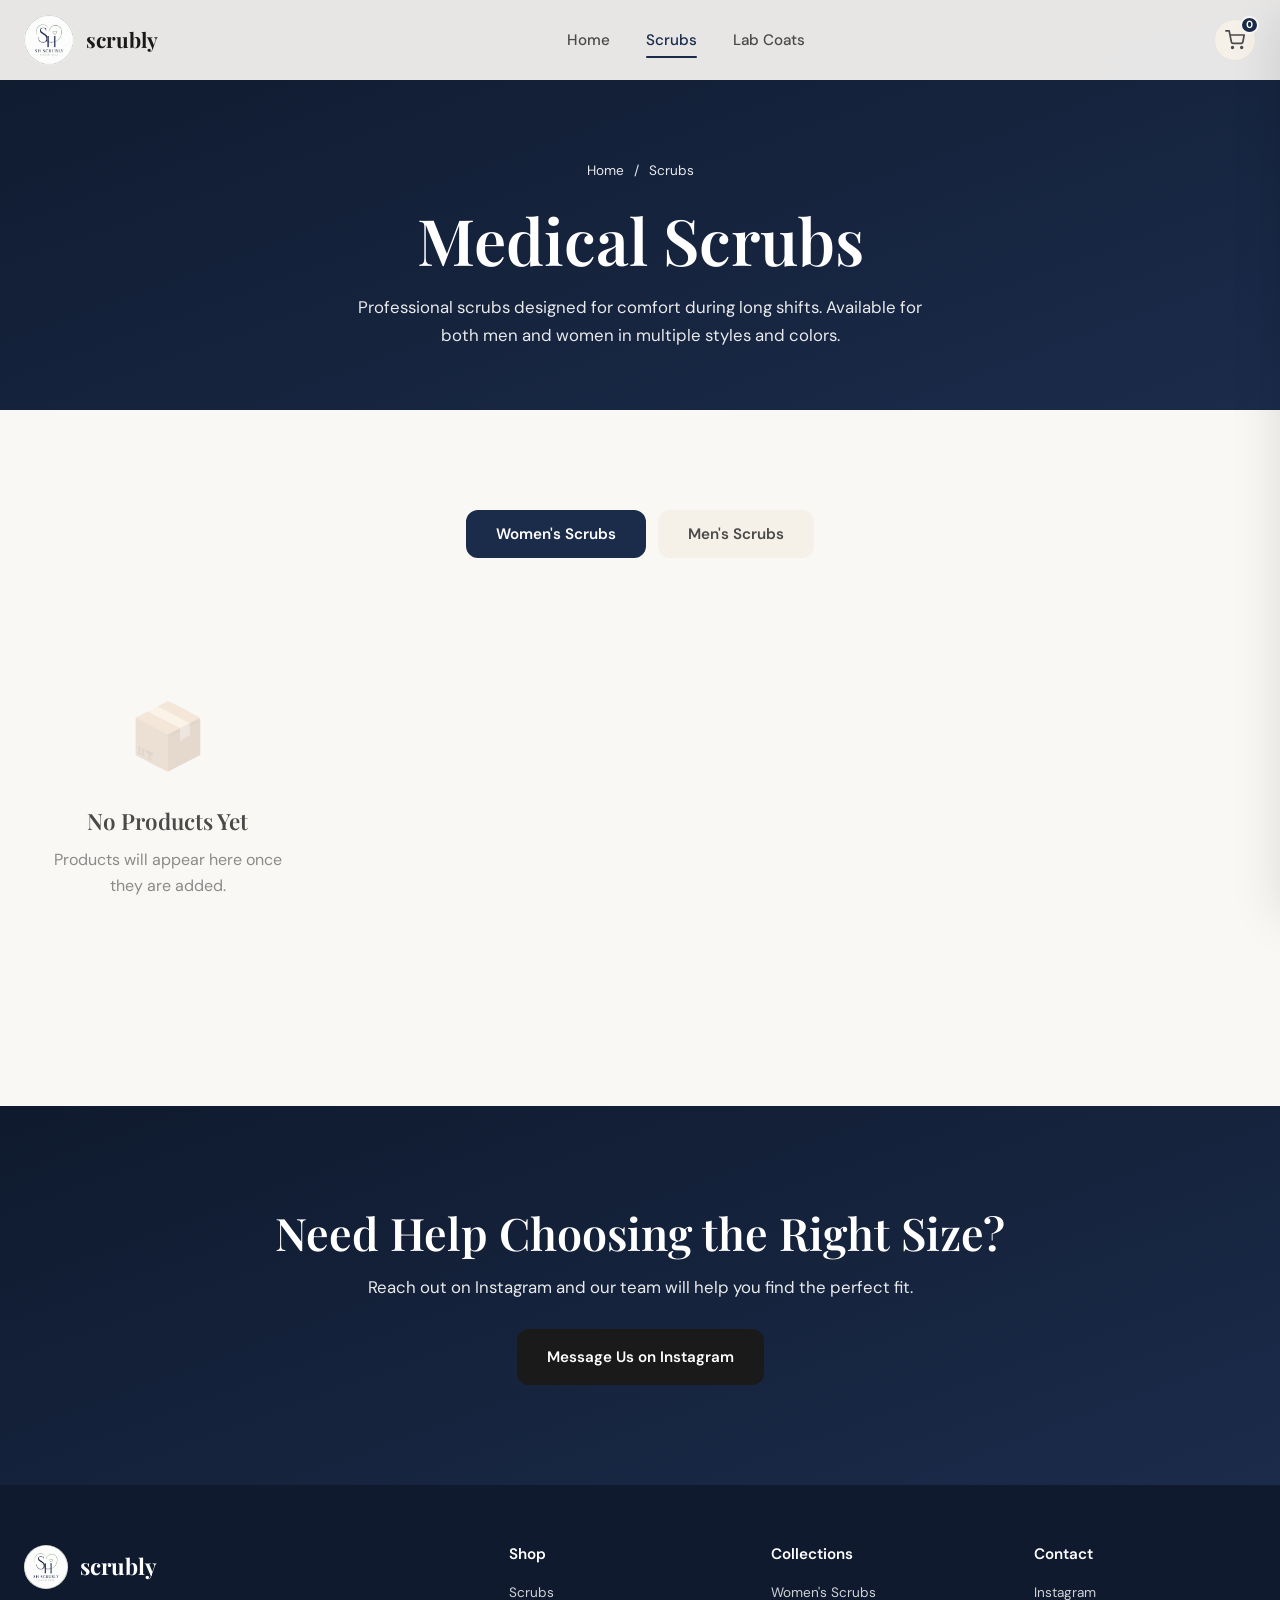
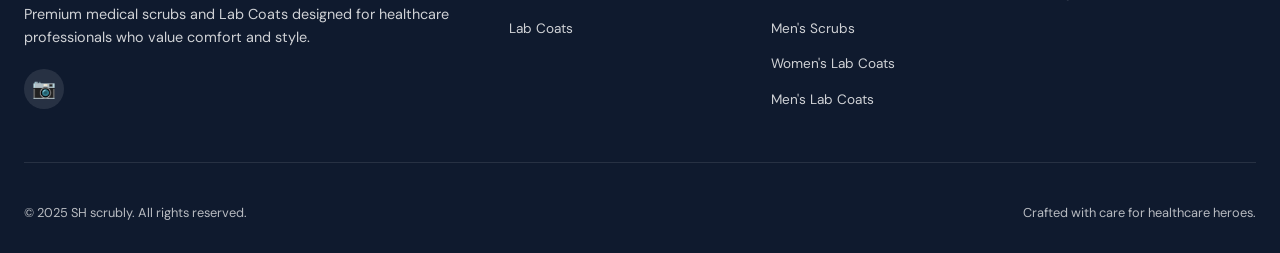
<file: scrubs.html>
<!DOCTYPE html>
<html lang="en">
<head>
  <meta charset="UTF-8">
  <meta name="viewport" content="width=device-width, initial-scale=1.0">
  <meta name="description" content="Shop premium medical scrubs for men and women at SH scrubly. V-neck tops, jogger pants, cargo styles, and more — designed for comfort and professionalism.">
  <meta name="keywords" content="medical scrubs, nursing scrubs, doctor scrubs, women's scrubs, men's scrubs, scrub tops, scrub pants, healthcare uniforms, SH scrubly">
  <meta name="robots" content="index, follow">
  <meta property="og:title" content="Medical Scrubs Collection — SH scrubly">
  <meta property="og:description" content="Explore our full range of medical scrubs for men and women. Premium fabrics, modern fits, professional style.">
  <meta property="og:type" content="website">
  <meta property="og:image" content="https://picsum.photos/seed/og-scrubs/1200/630.jpg">
  <title>Medical Scrubs — Men & Women | SH scrubly</title>
  <link rel="canonical" href="https://shscrubly.com/scrubs">
  <link rel="preconnect" href="https://fonts.googleapis.com">
  <link rel="preconnect" href="https://fonts.gstatic.com" crossorigin>
  <link href="https://fonts.googleapis.com/css2?family=DM+Sans:ital,opsz,wght@0,9..40,300;0,9..40,400;0,9..40,500;0,9..40,600;0,9..40,700&family=Playfair+Display:wght@400;600;700&display=swap" rel="stylesheet">
  <link rel="stylesheet" href="style.css">
</head>
<body>

  <div class="preloader"><span class="preloader-logo">SH scrubly</span></div>

  <!-- Navigation -->
  <nav class="navbar scrolled" role="navigation" aria-label="Main navigation">
    <div class="container">
      <a href="index.html" class="nav-logo" aria-label="SH scrubly Home">
        <img src="logo.png" alt="SH scrubly" class="nav-logo-img" onerror="this.classList.add('hidden-logo')">

        scrubly
      </a>
      <ul class="nav-links">
        <li><a href="index.html">Home</a></li>
        <li><a href="scrubs.html" class="active">Scrubs</a></li>
        <li><a href="labcoats.html">Lab Coats</a></li>
      </ul>
      <div class="nav-actions">
        <button class="nav-cart-btn" aria-label="Open cart">
          <svg viewBox="0 0 24 24" fill="none" stroke="currentColor" stroke-width="2" stroke-linecap="round" stroke-linejoin="round"><circle cx="9" cy="21" r="1"/><circle cx="20" cy="21" r="1"/><path d="M1 1h4l2.68 13.39a2 2 0 0 0 2 1.61h9.72a2 2 0 0 0 2-1.61L23 6H6"/></svg>
          <span class="cart-count">0</span>
        </button>
        <button class="nav-hamburger" aria-label="Open menu">
          <span></span><span></span><span></span>
        </button>
      </div>
    </div>
  </nav>

  <!-- Mobile Menu -->
  <div class="mobile-menu" role="dialog" aria-label="Mobile navigation">
    <button class="mobile-menu-close" aria-label="Close menu">&times;</button>
    <a href="index.html">Home</a>
    <a href="scrubs.html">Scrubs</a>
    <a href="labcoats.html">Lab Coats</a>
  </div>

  <!-- Page Hero -->
  <section class="page-hero" aria-label="Scrubs collection header">
    <div class="container">
      <nav class="breadcrumb" aria-label="Breadcrumb">
        <a href="index.html">Home</a>
        <span>/</span>
        <span>Scrubs</span>
      </nav>
      <h1>Medical Scrubs</h1>
      <p>Professional scrubs designed for comfort during long shifts. Available for both men and women in multiple styles and colors.</p>
    </div>
  </section>

  <!-- Products Section -->
  <section class="section" data-category="scrubs" aria-label="Scrubs products">
    <div class="container">
      <div class="tabs-container">
        <div class="tabs" role="tablist">
          <button class="tab-btn active" data-tab="women" role="tab" aria-selected="true">Women's Scrubs</button>
          <button class="tab-btn" data-tab="men" role="tab" aria-selected="false">Men's Scrubs</button>
        </div>
      </div>
      <div class="products-grid"></div>
    </div>
  </section>

  <!-- CTA -->
  <section class="section cta-section" aria-label="Call to action">
    <div class="container reveal">
      <h2>Need Help Choosing the Right Size?</h2>
      <p>Reach out on Instagram and our team will help you find the perfect fit.</p>
      <a href="https://www.instagram.com/sh_scrubly?igsh=dXIwY2kzMGV4cnk=" target="_blank" rel="noopener" class="btn btn-dark">Message Us on Instagram</a>
    </div>
  </section>

  <!-- Footer -->
  <footer class="footer" role="contentinfo">
    <div class="container">
      <div class="footer-grid">
        <div>
          <div class="footer-brand-name">
            <img src="logo.png" alt="SH" class="footer-logo-img" onerror="this.classList.add('hidden-logo')">
            
            scrubly
          </div>
          <p class="footer-desc">Premium medical scrubs and Lab Coats designed for healthcare professionals who value comfort and style.</p>
          <div class="footer-social">
            <a href="https://www.instagram.com/sh_scrubly?igsh=dXIwY2kzMGV4cnk=" target="_blank" rel="noopener" aria-label="Instagram">&#128247;</a>
          </div>
        </div>
        <div class="footer-col">
          <h4>Shop</h4>
          <ul>
            <li><a href="scrubs.html">Scrubs</a></li>
            <li><a href="labcoats.html">Lab Coats</a></li>
          </ul>
        </div>
        <div class="footer-col">
          <h4>Collections</h4>
          <ul>
            <li><a href="scrubs.html">Women's Scrubs</a></li>
            <li><a href="scrubs.html">Men's Scrubs</a></li>
            <li><a href="labcoats.html">Women's Lab Coats</a></li>
            <li><a href="labcoats.html">Men's Lab Coats</a></li>
          </ul>
        </div>
        <div class="footer-col">
          <h4>Contact</h4>
          <ul>
            <li><a href="https://www.instagram.com/sh_scrubly?igsh=dXIwY2kzMGV4cnk=" target="_blank" rel="noopener">Instagram</a></li>
          </ul>
        </div>
      </div>
      <div class="footer-bottom">
        <span>&copy; 2025 SH scrubly. All rights reserved.</span>
        <span>Crafted with care for healthcare heroes.</span>
      </div>
    </div>
  </footer>

  <!-- Cart Sidebar -->
  <div class="cart-overlay" aria-hidden="true"></div>
  <aside class="cart-sidebar" role="dialog" aria-label="Shopping cart">
    <div class="cart-header">
      <h3>Shopping Cart</h3>
      <button class="cart-close" aria-label="Close cart">&times;</button>
    </div>
    <div class="cart-items"></div>
    <div class="cart-footer">
      <div class="cart-total">
        <span class="cart-total-label">Total</span>
        <span class="cart-total-value">0.00 EGP</span>
      </div>
      <button class="btn btn-primary cart-checkout-btn">Proceed to Checkout</button>
    </div>
  </aside>

  <!-- Order Modal -->
  <div class="modal-overlay order-modal" aria-hidden="true">
    <div class="modal" role="dialog" aria-label="Order form">
      <div class="modal-header">
        <h3>Complete Your Order</h3>
        <button class="cart-close modal-close-btn" aria-label="Close">&times;</button>
      </div>
      <div class="modal-body">
        <div class="order-summary-box"></div>
        <form id="order-form" novalidate>
          <div class="form-row">
            <div class="form-group" data-required>
              <label for="order-name">Full Name *</label>
              <input type="text" id="order-name" name="name" placeholder="Your full name" required>
              <div class="form-error">This field is required</div>
            </div>
            <div class="form-group" data-required>
              <label for="order-phone">Phone Number *</label>
              <input type="tel" id="order-phone" name="phone" placeholder="+20 xxx xxx xxxx" required>
              <div class="form-error">This field is required</div>
            </div>
          </div>
          <div class="form-group" data-required>
            <label for="order-email">Email Address *</label>
            <input type="email" id="order-email" name="email" placeholder="your@email.com" required>
            <div class="form-error">This field is required</div>
          </div>
          <div class="form-group" data-required>
            <label for="order-address">Delivery Address *</label>
            <input type="text" id="order-address" name="address" placeholder="Full delivery address" required>
            <div class="form-error">This field is required</div>
          </div>
          <div class="form-group">
            <label for="order-notes">Notes (optional)</label>
            <textarea id="order-notes" name="notes" placeholder="Size preferences, delivery instructions..."></textarea>
          </div>
          <button type="submit" class="btn btn-primary" style="width:100%;justify-content:center;">Place Order</button>
        </form>
      </div>
    </div>
  </div>

  <script src="script.js"></script>
</body>
</html>
</file>
<file: style.css>
/* ===== CSS Variables ===== */
:root {
  /* Primary Colors from Logo - Navy Blue */
  --primary: #1B2B4A;
  --primary-light: #2D4167;
  --primary-lighter: #4A5F8C;
  --primary-dark: #0F1A2E;
  
  /* Secondary Colors from Logo - Sage Green */
  --accent: #8CA899;
  --accent-light: #A8BFB3;
  --accent-dark: #6D8A7C;
  
  /* Background & Cards */
  --bg: #FAF8F5;
  --bg-warm: #F5F0E8;
  --card: #FFFFFF;
  
  /* Text Colors */
  --text: #1A1A1A;
  --text-light: #4A4A4A;
  --text-muted: #8A8A8A;
  
  /* Borders */
  --border: #E8E4DE;
  --border-light: #F0EDE8;
  
  /* Shadows */
  --shadow-sm: 0 1px 3px rgba(0,0,0,0.06);
  --shadow-md: 0 4px 16px rgba(0,0,0,0.08);
  --shadow-lg: 0 8px 32px rgba(0,0,0,0.1);
  --shadow-xl: 0 16px 48px rgba(0,0,0,0.12);
  
  /* Border Radius */
  --radius-sm: 8px;
  --radius-md: 12px;
  --radius-lg: 20px;
  --radius-xl: 28px;
  
  /* Transition */
  --transition: 0.3s cubic-bezier(0.4, 0, 0.2, 1);
  
  /* Fonts */
  --font-display: 'Playfair Display', Georgia, serif;
  --font-body: 'DM Sans', -apple-system, sans-serif;
  
  /* Navigation Height */
  --nav-height: 80px;
}

/* ===== Reset & Base ===== */
*, *::before, *::after { box-sizing: border-box; margin: 0; padding: 0; }

html {
  scroll-behavior: smooth;
  -webkit-font-smoothing: antialiased;
}

body {
  font-family: var(--font-body);
  background: var(--bg);
  color: var(--text);
  line-height: 1.6;
  overflow-x: hidden;
}

a { text-decoration: none; color: inherit; transition: color var(--transition); }
ul { list-style: none; }
img { max-width: 100%; display: block; }
button { cursor: pointer; border: none; background: none; font-family: inherit; }
input, textarea, select { font-family: inherit; }

/* ===== Preloader ===== */
.preloader {
  position: fixed;
  inset: 0;
  z-index: 9999;
  background: var(--primary-dark);
  display: flex;
  align-items: center;
  justify-content: center;
  transition: opacity 0.6s ease, visibility 0.6s ease;
}
.preloader.hidden { opacity: 0; visibility: hidden; pointer-events: none; }
.preloader-logo {
  width: 120px;
  height: 120px;
  animation: preloaderPulse 1.2s ease-in-out infinite;
}
@keyframes preloaderPulse {
  0%, 100% { opacity: 0.6; transform: scale(0.95); }
  50% { opacity: 1; transform: scale(1); }
}

/* ===== Typography ===== */
h1, h2, h3, h4 { font-family: var(--font-display); font-weight: 600; line-height: 1.2; }
h1 { font-size: clamp(2.5rem, 5vw, 4rem); }
h2 { font-size: clamp(1.8rem, 3.5vw, 2.8rem); }
h3 { font-size: clamp(1.2rem, 2vw, 1.5rem); }

/* ===== Layout ===== */
.container {
  max-width: 1280px;
  margin: 0 auto;
  padding: 0 24px;
}
.section {
  padding: 100px 0;
}

/* ===== Navigation ===== */
.navbar {
  position: fixed;
  top: 0;
  left: 0;
  right: 0;
  height: var(--nav-height);
  background: rgba(250, 248, 245, 0.92);
  backdrop-filter: blur(12px);
  border-bottom: 1px solid transparent;
  z-index: 999;
  transition: all var(--transition);
}
.navbar.scrolled {
  background: rgba(250, 248, 245, 0.98);
  border-bottom-color: var(--border);
  box-shadow: var(--shadow-sm);
}
.navbar .container {
  height: 100%;
  display: flex;
  align-items: center;
  justify-content: space-between;
}
.nav-logo {
  display: flex;
  align-items: center;
  gap: 12px;
  font-family: var(--font-display);
  font-size: 1.3rem;
  font-weight: 700;
  color: var(--text);
  transition: opacity var(--transition);
}
.nav-logo:hover { opacity: 0.8; }
.nav-logo img {
  width: 50px;
  height: 50px;
  object-fit: contain;
  border-radius: 50%;
}
.nav-links {
  display: flex;
  align-items: center;
  gap: 36px;
}
.nav-links a {
  font-size: 0.95rem;
  font-weight: 500;
  color: var(--text-light);
  position: relative;
  transition: color var(--transition);
}
.nav-links a:hover,
.nav-links a.active {
  color: var(--primary);
}
.nav-links a.active::after {
  content: '';
  position: absolute;
  bottom: -8px;
  left: 0;
  right: 0;
  height: 2px;
  background: var(--primary);
  border-radius: 2px;
}
.nav-actions {
  display: flex;
  align-items: center;
  gap: 14px;
}
.nav-cart-btn {
  position: relative;
  width: 42px;
  height: 42px;
  border-radius: 50%;
  background: var(--bg-warm);
  border: 1px solid var(--border);
  display: flex;
  align-items: center;
  justify-content: center;
  transition: all var(--transition);
}
.nav-cart-btn:hover {
  background: var(--primary);
  border-color: var(--primary);
  transform: translateY(-2px);
}
.nav-cart-btn:hover svg { stroke: #fff; }
.nav-cart-btn svg {
  width: 20px;
  height: 20px;
  stroke: var(--text-light);
  transition: stroke var(--transition);
}
.cart-count {
  position: absolute;
  top: -4px;
  right: -4px;
  min-width: 18px;
  height: 18px;
  background: var(--primary);
  color: #fff;
  font-size: 0.65rem;
  font-weight: 700;
  border-radius: 50%;
  display: flex;
  align-items: center;
  justify-content: center;
  padding: 0 4px;
  border: 2px solid var(--bg);
}
.nav-hamburger {
  display: none;
  flex-direction: column;
  gap: 5px;
  width: 28px;
  height: 28px;
  justify-content: center;
}
.nav-hamburger span {
  width: 100%;
  height: 2px;
  background: var(--text);
  border-radius: 2px;
  transition: all var(--transition);
}

/* Mobile Menu */
.mobile-menu {
  position: fixed;
  top: 0;
  right: -100%;
  width: 280px;
  height: 100vh;
  background: var(--card);
  box-shadow: var(--shadow-xl);
  padding: 100px 28px 28px;
  z-index: 1000;
  transition: right 0.4s cubic-bezier(0.4, 0, 0.2, 1);
}
.mobile-menu.open { right: 0; }
.mobile-menu-close {
  position: absolute;
  top: 20px;
  right: 20px;
  width: 40px;
  height: 40px;
  border-radius: 50%;
  background: var(--bg);
  display: flex;
  align-items: center;
  justify-content: center;
  font-size: 1.6rem;
  color: var(--text);
  cursor: pointer;
}
.mobile-menu a {
  display: block;
  padding: 16px 0;
  font-size: 1.1rem;
  font-weight: 500;
  color: var(--text);
  border-bottom: 1px solid var(--border);
  transition: color var(--transition);
}
.mobile-menu a:hover { color: var(--primary); }

/* ===== Hero Section ===== */
.hero {
  min-height: 100vh;
  display: flex;
  align-items: center;
  padding: calc(var(--nav-height) + 60px) 0 80px;
  position: relative;
  overflow: hidden;
}
.hero-bg-shapes {
  position: absolute;
  inset: 0;
  z-index: 0;
  pointer-events: none;
  overflow: hidden;
}
.hero-shape {
  position: absolute;
  border-radius: 50%;
  background: radial-gradient(circle, var(--accent-light) 0%, transparent 70%);
  opacity: 0.08;
}
.hero-shape:nth-child(1) {
  width: 600px;
  height: 600px;
  top: -200px;
  right: -150px;
}
.hero-shape:nth-child(2) {
  width: 400px;
  height: 400px;
  bottom: -100px;
  left: -100px;
  background: radial-gradient(circle, var(--primary-lighter) 0%, transparent 70%);
}
.hero-shape:nth-child(3) {
  width: 300px;
  height: 300px;
  top: 50%;
  left: 10%;
  background: radial-gradient(circle, var(--accent) 0%, transparent 70%);
}
.hero .container {
  position: relative;
  z-index: 1;
  display: grid;
  grid-template-columns: 1fr 1fr;
  gap: 60px;
  align-items: center;
}
.hero-content h1 {
  margin-bottom: 20px;
  color: var(--text);
}
.hero-content h1 .accent {
  color: var(--primary);
  display: block;
}
.hero-desc {
  font-size: 1.15rem;
  color: var(--text-light);
  margin-bottom: 32px;
  line-height: 1.7;
}
.hero-buttons {
  display: flex;
  gap: 14px;
  flex-wrap: wrap;
  margin-bottom: 48px;
}
.hero-stats {
  display: grid;
  grid-template-columns: repeat(3, 1fr);
  gap: 32px;
  padding-top: 32px;
  border-top: 1px solid var(--border);
}
.hero-stat-num {
  font-family: var(--font-display);
  font-size: 2rem;
  font-weight: 700;
  color: var(--primary);
  margin-bottom: 4px;
}
.hero-stat-label {
  font-size: 0.85rem;
  color: var(--text-muted);
}
.hero-visual {
  position: relative;
}
.hero-image-grid {
  display: grid;
  grid-template-columns: repeat(2, 1fr);
  gap: 16px;
}
.hero-img {
  border-radius: var(--radius-lg);
  overflow: hidden;
  position: relative;
  aspect-ratio: 3/4;
  box-shadow: var(--shadow-md);
  transition: transform var(--transition);
}
.hero-img:hover { transform: translateY(-4px) scale(1.02); }
.hero-img img {
  width: 100%;
  height: 100%;
  object-fit: cover;
}

/* ===== Sections ===== */
.section-header {
  text-align: center;
  max-width: 680px;
  margin: 0 auto 60px;
}
.section-label {
  display: inline-block;
  font-size: 0.75rem;
  font-weight: 700;
  letter-spacing: 2px;
  text-transform: uppercase;
  color: var(--primary);
  background: rgba(27, 43, 74, 0.08);
  padding: 6px 16px;
  border-radius: 50px;
  margin-bottom: 14px;
}
.section-title {
  margin-bottom: 14px;
  color: var(--text);
}
.section-desc {
  font-size: 1.05rem;
  color: var(--text-light);
  line-height: 1.7;
}

/* ===== Buttons ===== */
.btn {
  display: inline-flex;
  align-items: center;
  gap: 8px;
  padding: 14px 28px;
  border-radius: var(--radius-md);
  font-size: 0.95rem;
  font-weight: 600;
  transition: all var(--transition);
  cursor: pointer;
  border: 2px solid transparent;
}
.btn-primary {
  background: var(--primary);
  color: #fff;
}
.btn-primary:hover {
  background: var(--primary-light);
  transform: translateY(-2px);
  box-shadow: 0 8px 20px rgba(27, 43, 74, 0.25);
}
.btn-outline {
  background: transparent;
  border-color: var(--primary);
  color: var(--primary);
}
.btn-outline:hover {
  background: var(--primary);
  color: #fff;
  transform: translateY(-2px);
}
.btn-dark {
  background: var(--text);
  color: #fff;
}
.btn-dark:hover {
  background: var(--text-light);
  transform: translateY(-2px);
  box-shadow: 0 8px 20px rgba(0, 0, 0, 0.25);
}

/* ===== Categories Grid ===== */
.categories-grid {
  display: grid;
  grid-template-columns: repeat(auto-fit, minmax(280px, 1fr));
  gap: 24px;
}
.category-card {
  position: relative;
  border-radius: var(--radius-lg);
  overflow: hidden;
  aspect-ratio: 4/5;
  cursor: pointer;
  box-shadow: var(--shadow-md);
  transition: all var(--transition);
}
.category-card:hover {
  transform: translateY(-6px);
  box-shadow: var(--shadow-xl);
}
.category-card-bg {
  position: absolute;
  inset: 0;
}
.category-card-bg img {
  width: 100%;
  height: 100%;
  object-fit: cover;
  transition: transform 0.6s ease;
}
.category-card:hover .category-card-bg img {
  transform: scale(1.08);
}
.category-card-overlay {
  position: absolute;
  inset: 0;
  background: linear-gradient(180deg, transparent 40%, rgba(0,0,0,0.85) 100%);
  display: flex;
  flex-direction: column;
  justify-content: flex-end;
  padding: 28px;
  color: #fff;
}
.category-card-label {
  font-size: 0.7rem;
  font-weight: 700;
  letter-spacing: 2px;
  text-transform: uppercase;
  opacity: 0.8;
  margin-bottom: 4px;
}
.category-card-name {
  font-family: var(--font-display);
  font-size: 1.6rem;
  font-weight: 600;
  margin-bottom: 6px;
}
.category-card-count {
  font-size: 0.85rem;
  opacity: 0.9;
}
.category-card-arrow {
  position: absolute;
  top: 20px;
  right: 20px;
  width: 44px;
  height: 44px;
  border-radius: 50%;
  background: rgba(255,255,255,0.15);
  backdrop-filter: blur(8px);
  display: flex;
  align-items: center;
  justify-content: center;
  font-size: 1.2rem;
  color: #fff;
  transition: all var(--transition);
}
.category-card:hover .category-card-arrow {
  background: var(--primary);
  transform: translate(4px, -4px);
}

/* ===== Page Hero (Scrubs/Lab Coats Pages) ===== */
.page-hero {
  padding: calc(var(--nav-height) + 80px) 0 60px;
  background: linear-gradient(160deg, var(--primary-dark) 0%, var(--primary) 100%);
  color: #fff;
  text-align: center;
}
.breadcrumb {
  display: flex;
  align-items: center;
  justify-content: center;
  gap: 10px;
  font-size: 0.85rem;
  margin-bottom: 20px;
  opacity: 0.9;
}
.breadcrumb a {
  transition: opacity var(--transition);
}
.breadcrumb a:hover { opacity: 0.7; }
.page-hero h1 {
  margin-bottom: 14px;
  color: #fff;
}
.page-hero p {
  font-size: 1.05rem;
  opacity: 0.9;
  max-width: 600px;
  margin: 0 auto;
  line-height: 1.7;
}

/* ===== Tabs ===== */
.tabs-container {
  margin-bottom: 48px;
}
.tabs {
  display: flex;
  justify-content: center;
  gap: 12px;
  flex-wrap: wrap;
}
.tab-btn {
  padding: 12px 28px;
  border-radius: var(--radius-md);
  font-size: 0.95rem;
  font-weight: 600;
  color: var(--text-light);
  background: var(--bg-warm);
  border: 2px solid transparent;
  transition: all var(--transition);
  cursor: pointer;
}
.tab-btn:hover {
  color: var(--primary);
  border-color: var(--border);
}
.tab-btn.active {
  background: var(--primary);
  color: #fff;
  border-color: var(--primary);
}

/* ===== Products Grid ===== */
.products-grid {
  display: grid;
  grid-template-columns: repeat(auto-fill, minmax(280px, 1fr));
  gap: 28px;
}
.product-card {
  background: var(--card);
  border-radius: var(--radius-lg);
  overflow: hidden;
  box-shadow: var(--shadow-sm);
  transition: all var(--transition);
  cursor: pointer;
}
.product-card:hover {
  transform: translateY(-4px);
  box-shadow: var(--shadow-lg);
}
.product-image {
  position: relative;
  aspect-ratio: 4/5;
  overflow: hidden;
  background: var(--bg-warm);
}
.product-image img {
  width: 100%;
  height: 100%;
  object-fit: cover;
  transition: transform 0.5s ease;
}
.product-card:hover .product-image img {
  transform: scale(1.05);
}
.product-badge {
  position: absolute;
  top: 12px;
  left: 12px;
  background: var(--primary);
  color: #fff;
  font-size: 0.65rem;
  font-weight: 700;
  letter-spacing: 1px;
  text-transform: uppercase;
  padding: 6px 12px;
  border-radius: 6px;
}
.product-info {
  padding: 20px;
}
.product-name {
  font-family: var(--font-display);
  font-size: 1.15rem;
  font-weight: 600;
  color: var(--text);
  margin-bottom: 8px;
}
.product-desc {
  font-size: 0.85rem;
  color: var(--text-muted);
  line-height: 1.5;
  margin-bottom: 12px;
  display: -webkit-box;
  -webkit-line-clamp: 2;
  -webkit-box-orient: vertical;
  overflow: hidden;
}
.product-price {
  font-family: var(--font-display);
  font-size: 1.4rem;
  font-weight: 700;
  color: var(--primary);
  margin-bottom: 14px;
}
.product-colors {
  display: flex;
  gap: 8px;
  margin-bottom: 14px;
}
.color-dot {
  width: 24px;
  height: 24px;
  border-radius: 50%;
  border: 2px solid var(--border);
  cursor: pointer;
  transition: all var(--transition);
}
.color-dot:hover {
  transform: scale(1.15);
  border-color: var(--text);
}
.product-actions {
  display: flex;
  gap: 10px;
}
.btn-add-cart {
  flex: 1;
  padding: 12px;
  background: var(--primary);
  color: #fff;
  border-radius: var(--radius-sm);
  font-size: 0.9rem;
  font-weight: 600;
  transition: all var(--transition);
  cursor: pointer;
  border: none;
}
.btn-add-cart:hover {
  background: var(--primary-light);
  transform: translateY(-2px);
}
.btn-view-details {
  padding: 12px 20px;
  background: var(--bg-warm);
  color: var(--primary);
  border-radius: var(--radius-sm);
  font-size: 0.9rem;
  font-weight: 600;
  transition: all var(--transition);
  cursor: pointer;
  border: 2px solid var(--border);
}
.btn-view-details:hover {
  background: var(--primary);
  color: #fff;
  border-color: var(--primary);
}

/* ===== Product Details Modal ===== */
.product-details-modal {
  position: fixed;
  inset: 0;
  z-index: 10000;
  background: rgba(0, 0, 0, 0.7);
  backdrop-filter: blur(8px);
  display: flex;
  align-items: center;
  justify-content: center;
  padding: 20px;
  opacity: 0;
  visibility: hidden;
  transition: all 0.3s ease;
}
.product-details-modal.open {
  opacity: 1;
  visibility: visible;
}
.product-details-content {
  background: var(--card);
  border-radius: var(--radius-xl);
  max-width: 900px;
  width: 100%;
  max-height: 90vh;
  overflow-y: auto;
  box-shadow: var(--shadow-xl);
  transform: translateY(20px);
  transition: transform 0.3s ease;
}
.product-details-modal.open .product-details-content {
  transform: translateY(0);
}
.product-details-close {
  position: absolute;
  top: 20px;
  right: 20px;
  width: 40px;
  height: 40px;
  border-radius: 50%;
  background: var(--bg);
  display: flex;
  align-items: center;
  justify-content: center;
  font-size: 1.6rem;
  color: var(--text);
  cursor: pointer;
  z-index: 1;
  transition: all var(--transition);
}
.product-details-close:hover {
  background: var(--primary);
  color: #fff;
  transform: rotate(90deg);
}
.product-details-grid {
  display: grid;
  grid-template-columns: 1fr 1fr;
  gap: 40px;
  padding: 40px;
}
.product-details-images {
  position: relative;
}
.product-main-image {
  width: 100%;
  aspect-ratio: 4/5;
  border-radius: var(--radius-lg);
  overflow: hidden;
  background: var(--bg-warm);
  margin-bottom: 16px;
}
.product-main-image img {
  width: 100%;
  height: 100%;
  object-fit: cover;
}
.product-details-info h2 {
  font-size: 2rem;
  margin-bottom: 12px;
  color: var(--text);
}
.product-details-price {
  font-family: var(--font-display);
  font-size: 2.2rem;
  font-weight: 700;
  color: var(--primary);
  margin-bottom: 20px;
}
.product-details-desc {
  font-size: 1rem;
  color: var(--text-light);
  line-height: 1.7;
  margin-bottom: 28px;
  padding-bottom: 28px;
  border-bottom: 1px solid var(--border);
}
.product-option-group {
  margin-bottom: 28px;
}
.product-option-label {
  font-size: 0.9rem;
  font-weight: 600;
  color: var(--text);
  margin-bottom: 12px;
  display: block;
}
.product-colors-grid {
  display: flex;
  gap: 10px;
  flex-wrap: wrap;
}
.color-option {
  width: 36px;
  height: 36px;
  border-radius: 50%;
  border: 3px solid transparent;
  cursor: pointer;
  transition: all var(--transition);
  position: relative;
}
.color-option:hover {
  transform: scale(1.1);
}
.color-option.selected {
  border-color: var(--primary);
  box-shadow: 0 0 0 2px var(--bg), 0 0 0 4px var(--primary);
}
.product-sizes-grid {
  display: flex;
  gap: 10px;
  flex-wrap: wrap;
}
.size-option {
  min-width: 50px;
  padding: 10px 16px;
  border: 2px solid var(--border);
  border-radius: var(--radius-sm);
  font-size: 0.9rem;
  font-weight: 600;
  color: var(--text-light);
  background: var(--bg);
  cursor: pointer;
  transition: all var(--transition);
  text-align: center;
}
.size-option:hover {
  border-color: var(--primary);
  color: var(--primary);
}
.size-option.selected {
  background: var(--primary);
  border-color: var(--primary);
  color: #fff;
}
.product-details-actions {
  display: flex;
  gap: 12px;
}
.product-details-actions .btn {
  flex: 1;
  justify-content: center;
}

/* ===== CTA Section ===== */
.cta-section {
  background: linear-gradient(160deg, var(--primary-dark) 0%, var(--primary) 100%);
  color: #fff;
  text-align: center;
}
.cta-section h2 {
  color: #fff;
  margin-bottom: 14px;
}
.cta-section p {
  font-size: 1.05rem;
  opacity: 0.9;
  margin-bottom: 28px;
}

/* ===== Footer ===== */
.footer {
  background: var(--primary-dark);
  color: #fff;
  padding: 60px 0 30px;
}
.footer-grid {
  display: grid;
  grid-template-columns: 2fr 1fr 1fr 1fr;
  gap: 40px;
  margin-bottom: 40px;
  padding-bottom: 40px;
  border-bottom: 1px solid rgba(255,255,255,0.1);
}
.footer-brand-name {
  display: flex;
  align-items: center;
  gap: 12px;
  font-family: var(--font-display);
  font-size: 1.4rem;
  font-weight: 700;
  margin-bottom: 14px;
}
.footer-brand-name img {
  width: 44px;
  height: 44px;
  border-radius: 50%;
}
.footer-desc {
  font-size: 0.9rem;
  opacity: 0.8;
  line-height: 1.6;
  margin-bottom: 20px;
}
.footer-social {
  display: flex;
  gap: 12px;
}
.footer-social a {
  width: 40px;
  height: 40px;
  border-radius: 50%;
  background: rgba(255,255,255,0.1);
  display: flex;
  align-items: center;
  justify-content: center;
  font-size: 1.2rem;
  transition: all var(--transition);
}
.footer-social a:hover {
  background: var(--accent);
  transform: translateY(-3px);
}
.footer-col h4 {
  font-family: var(--font-body);
  font-size: 0.95rem;
  font-weight: 600;
  margin-bottom: 16px;
}
.footer-col ul li {
  margin-bottom: 10px;
}
.footer-col ul li a {
  font-size: 0.85rem;
  opacity: 0.8;
  transition: opacity var(--transition);
}
.footer-col ul li a:hover { opacity: 1; }
.footer-bottom {
  display: flex;
  justify-content: space-between;
  align-items: center;
  font-size: 0.8rem;
  opacity: 0.7;
}

/* ===== Floating Instagram Button ===== */
.float-instagram {
  position: fixed;
  bottom: 28px;
  right: 28px;
  width: 56px;
  height: 56px;
  border-radius: 50%;
  background: linear-gradient(45deg, #f09433 0%,#e6683c 25%,#dc2743 50%,#cc2366 75%,#bc1888 100%);
  color: #fff;
  display: flex;
  align-items: center;
  justify-content: center;
  font-size: 1.8rem;
  box-shadow: 0 6px 24px rgba(0,0,0,0.2);
  z-index: 998;
  transition: all var(--transition);
  animation: float 3s ease-in-out infinite;
}
.float-instagram:hover {
  transform: translateY(-4px) scale(1.05);
  box-shadow: 0 8px 32px rgba(0,0,0,0.3);
}
@keyframes float {
  0%, 100% { transform: translateY(0); }
  50% { transform: translateY(-8px); }
}

/* ===== Cart Sidebar ===== */
.cart-overlay {
  position: fixed;
  inset: 0;
  background: rgba(0,0,0,0.5);
  backdrop-filter: blur(4px);
  z-index: 1000;
  opacity: 0;
  visibility: hidden;
  transition: all var(--transition);
}
.cart-overlay.open {
  opacity: 1;
  visibility: visible;
}
.cart-sidebar {
  position: fixed;
  top: 0;
  right: -420px;
  width: 420px;
  max-width: 100vw;
  height: 100vh;
  background: var(--card);
  box-shadow: var(--shadow-xl);
  z-index: 1001;
  display: flex;
  flex-direction: column;
  transition: right 0.4s cubic-bezier(0.4, 0, 0.2, 1);
}
.cart-sidebar.open { right: 0; }
.cart-header {
  padding: 24px;
  border-bottom: 1px solid var(--border);
  display: flex;
  justify-content: space-between;
  align-items: center;
}
.cart-header h3 {
  font-size: 1.3rem;
}
.cart-close {
  width: 36px;
  height: 36px;
  border-radius: 50%;
  background: var(--bg);
  display: flex;
  align-items: center;
  justify-content: center;
  font-size: 1.4rem;
  color: var(--text);
  cursor: pointer;
  transition: all var(--transition);
}
.cart-close:hover {
  background: var(--primary);
  color: #fff;
}
.cart-items {
  flex: 1;
  overflow-y: auto;
  padding: 24px;
}
.cart-item {
  display: flex;
  gap: 16px;
  padding-bottom: 20px;
  margin-bottom: 20px;
  border-bottom: 1px solid var(--border);
}
.cart-item-image {
  width: 80px;
  height: 100px;
  border-radius: var(--radius-sm);
  overflow: hidden;
  background: var(--bg-warm);
  flex-shrink: 0;
}
.cart-item-image img {
  width: 100%;
  height: 100%;
  object-fit: cover;
}
.cart-item-info {
  flex: 1;
}
.cart-item-name {
  font-weight: 600;
  font-size: 0.95rem;
  margin-bottom: 6px;
  color: var(--text);
}
.cart-item-meta {
  font-size: 0.8rem;
  color: var(--text-muted);
  margin-bottom: 10px;
}
.cart-item-price {
  font-weight: 700;
  font-size: 1rem;
  color: var(--primary);
}
.cart-item-remove {
  width: 28px;
  height: 28px;
  border-radius: 50%;
  background: rgba(239,68,68,0.1);
  color: #EF4444;
  display: flex;
  align-items: center;
  justify-content: center;
  font-size: 1.1rem;
  cursor: pointer;
  flex-shrink: 0;
  transition: all var(--transition);
}
.cart-item-remove:hover {
  background: #EF4444;
  color: #fff;
}
.cart-empty {
  text-align: center;
  padding: 60px 20px;
  color: var(--text-muted);
}
.cart-empty-icon {
  font-size: 3.5rem;
  opacity: 0.3;
  margin-bottom: 16px;
}
.cart-empty p {
  font-size: 1rem;
  margin-bottom: 20px;
}
.cart-footer {
  padding: 24px;
  border-top: 1px solid var(--border);
  background: var(--bg);
}
.cart-total {
  display: flex;
  justify-content: space-between;
  align-items: center;
  margin-bottom: 16px;
  font-size: 1.1rem;
}
.cart-total-label {
  font-weight: 600;
  color: var(--text);
}
.cart-total-value {
  font-family: var(--font-display);
  font-size: 1.6rem;
  font-weight: 700;
  color: var(--primary);
}
.cart-checkout-btn {
  width: 100%;
  justify-content: center;
}

/* ===== Order Modal ===== */
.modal-overlay {
  position: fixed;
  inset: 0;
  background: rgba(0,0,0,0.6);
  backdrop-filter: blur(8px);
  z-index: 10000;
  display: flex;
  align-items: center;
  justify-content: center;
  padding: 20px;
  opacity: 0;
  visibility: hidden;
  transition: all var(--transition);
}
.modal-overlay.open {
  opacity: 1;
  visibility: visible;
}
.modal {
  background: var(--card);
  border-radius: var(--radius-xl);
  max-width: 560px;
  width: 100%;
  max-height: 90vh;
  overflow-y: auto;
  box-shadow: var(--shadow-xl);
  transform: scale(0.9);
  transition: transform var(--transition);
}
.modal-overlay.open .modal {
  transform: scale(1);
}
.modal-header {
  padding: 24px;
  border-bottom: 1px solid var(--border);
  display: flex;
  justify-content: space-between;
  align-items: center;
}
.modal-header h3 {
  font-size: 1.4rem;
}
.modal-body {
  padding: 28px;
}
.order-summary-box {
  background: var(--bg-warm);
  border-radius: var(--radius-md);
  padding: 20px;
  margin-bottom: 28px;
}
.order-item {
  display: flex;
  justify-content: space-between;
  padding: 10px 0;
  font-size: 0.9rem;
}
.order-item:not(:last-child) {
  border-bottom: 1px solid var(--border);
}
.order-item-name {
  color: var(--text);
  font-weight: 500;
}
.order-item-details {
  color: var(--text-muted);
  font-size: 0.8rem;
}
.order-item-price {
  font-weight: 700;
  color: var(--primary);
}
.order-total-row {
  margin-top: 12px;
  padding-top: 12px;
  border-top: 2px solid var(--border);
  font-size: 1.1rem;
  font-weight: 700;
}
.form-row {
  display: grid;
  grid-template-columns: 1fr 1fr;
  gap: 16px;
}
.form-group {
  margin-bottom: 20px;
}
.form-group label {
  display: block;
  font-size: 0.85rem;
  font-weight: 600;
  color: var(--text);
  margin-bottom: 8px;
}
.form-group input,
.form-group textarea {
  width: 100%;
  padding: 12px 16px;
  border: 2px solid var(--border);
  border-radius: var(--radius-sm);
  font-size: 0.95rem;
  color: var(--text);
  background: var(--bg);
  outline: none;
  transition: border-color var(--transition);
}
.form-group input:focus,
.form-group textarea:focus {
  border-color: var(--primary);
}
.form-group textarea {
  resize: vertical;
  min-height: 100px;
  font-family: inherit;
}
.form-error {
  display: none;
  font-size: 0.75rem;
  color: #EF4444;
  margin-top: 6px;
}
.form-group.error .form-error {
  display: block;
}
.form-group.error input,
.form-group.error textarea {
  border-color: #EF4444;
}

/* ===== Toast System ===== */
.toast-container {
  position: fixed;
  bottom: 28px;
  left: 28px;
  z-index: 10001;
  display: flex;
  flex-direction: column;
  gap: 12px;
  pointer-events: none;
}
.toast {
  background: var(--card);
  border-radius: var(--radius-md);
  padding: 14px 20px;
  box-shadow: var(--shadow-lg);
  display: flex;
  align-items: center;
  gap: 12px;
  font-size: 0.9rem;
  min-width: 280px;
  transform: translateX(-100%);
  opacity: 0;
  transition: all 0.4s cubic-bezier(0.4, 0, 0.2, 1);
  pointer-events: auto;
}
.toast.show {
  transform: translateX(0);
  opacity: 1;
}
.toast.success {
  border-left: 4px solid #10B981;
}
.toast.error {
  border-left: 4px solid #EF4444;
}
.toast-icon {
  font-size: 1.2rem;
}
.toast.success .toast-icon {
  color: #10B981;
}
.toast.error .toast-icon {
  color: #EF4444;
}

/* ===== Reveal Animation ===== */
.reveal {
  opacity: 0;
  transform: translateY(30px);
  transition: all 0.8s cubic-bezier(0.4, 0, 0.2, 1);
}
.reveal.revealed {
  opacity: 1;
  transform: translateY(0);
}
.reveal-delay-1 { transition-delay: 0.1s; }
.reveal-delay-2 { transition-delay: 0.2s; }
.reveal-delay-3 { transition-delay: 0.3s; }
.reveal-delay-4 { transition-delay: 0.4s; }

/* ===== Empty State ===== */
.products-empty {
  text-align: center;
  padding: 80px 20px;
  color: var(--text-muted);
}
.products-empty-icon {
  font-size: 4rem;
  opacity: 0.2;
  margin-bottom: 20px;
}
.products-empty h3 {
  font-size: 1.4rem;
  margin-bottom: 12px;
  color: var(--text-light);
}
.products-empty p {
  font-size: 1rem;
  margin-bottom: 28px;
}

/* ===== Responsive ===== */
@media (max-width: 1024px) {
  .hero .container {
    grid-template-columns: 1fr;
    gap: 48px;
  }
  .hero-visual {
    max-width: 500px;
    margin: 0 auto;
  }
  .footer-grid {
    grid-template-columns: 1fr 1fr;
  }
  .product-details-grid {
    grid-template-columns: 1fr;
    padding: 28px;
  }
}

@media (max-width: 768px) {
  .nav-links {
    display: none;
  }
  .nav-hamburger {
    display: flex;
  }
  .hero-stats {
    grid-template-columns: 1fr;
    gap: 20px;
  }
  .hero-buttons {
    flex-direction: column;
  }
  .section {
    padding: 60px 0;
  }
  .categories-grid {
    grid-template-columns: 1fr;
  }
  .products-grid {
    grid-template-columns: repeat(auto-fill, minmax(240px, 1fr));
    gap: 20px;
  }
  .footer-grid {
    grid-template-columns: 1fr;
    gap: 28px;
  }
  .footer-bottom {
    flex-direction: column;
    gap: 12px;
    text-align: center;
  }
  .cart-sidebar {
    width: 100vw;
  }
  .form-row {
    grid-template-columns: 1fr;
  }
  .float-instagram {
    width: 50px;
    height: 50px;
    bottom: 20px;
    right: 20px;
    font-size: 1.5rem;
  }
  .toast-container {
    left: 16px;
    right: 16px;
    bottom: 20px;
  }
  .toast {
    min-width: auto;
  }
}

@media (max-width: 480px) {
  .container {
    padding: 0 16px;
  }
  h1 {
    font-size: 2rem;
  }
  h2 {
    font-size: 1.6rem;
  }
  .hero {
    padding: calc(var(--nav-height) + 40px) 0 60px;
  }
  .hero-image-grid {
    grid-template-columns: 1fr;
  }
  .products-grid {
    grid-template-columns: 1fr;
  }
  .modal {
    margin: 0;
    border-radius: 0;
    max-height: 100vh;
  }
  .product-details-content {
    border-radius: 0;
    max-height: 100vh;
  }
}
</file>
